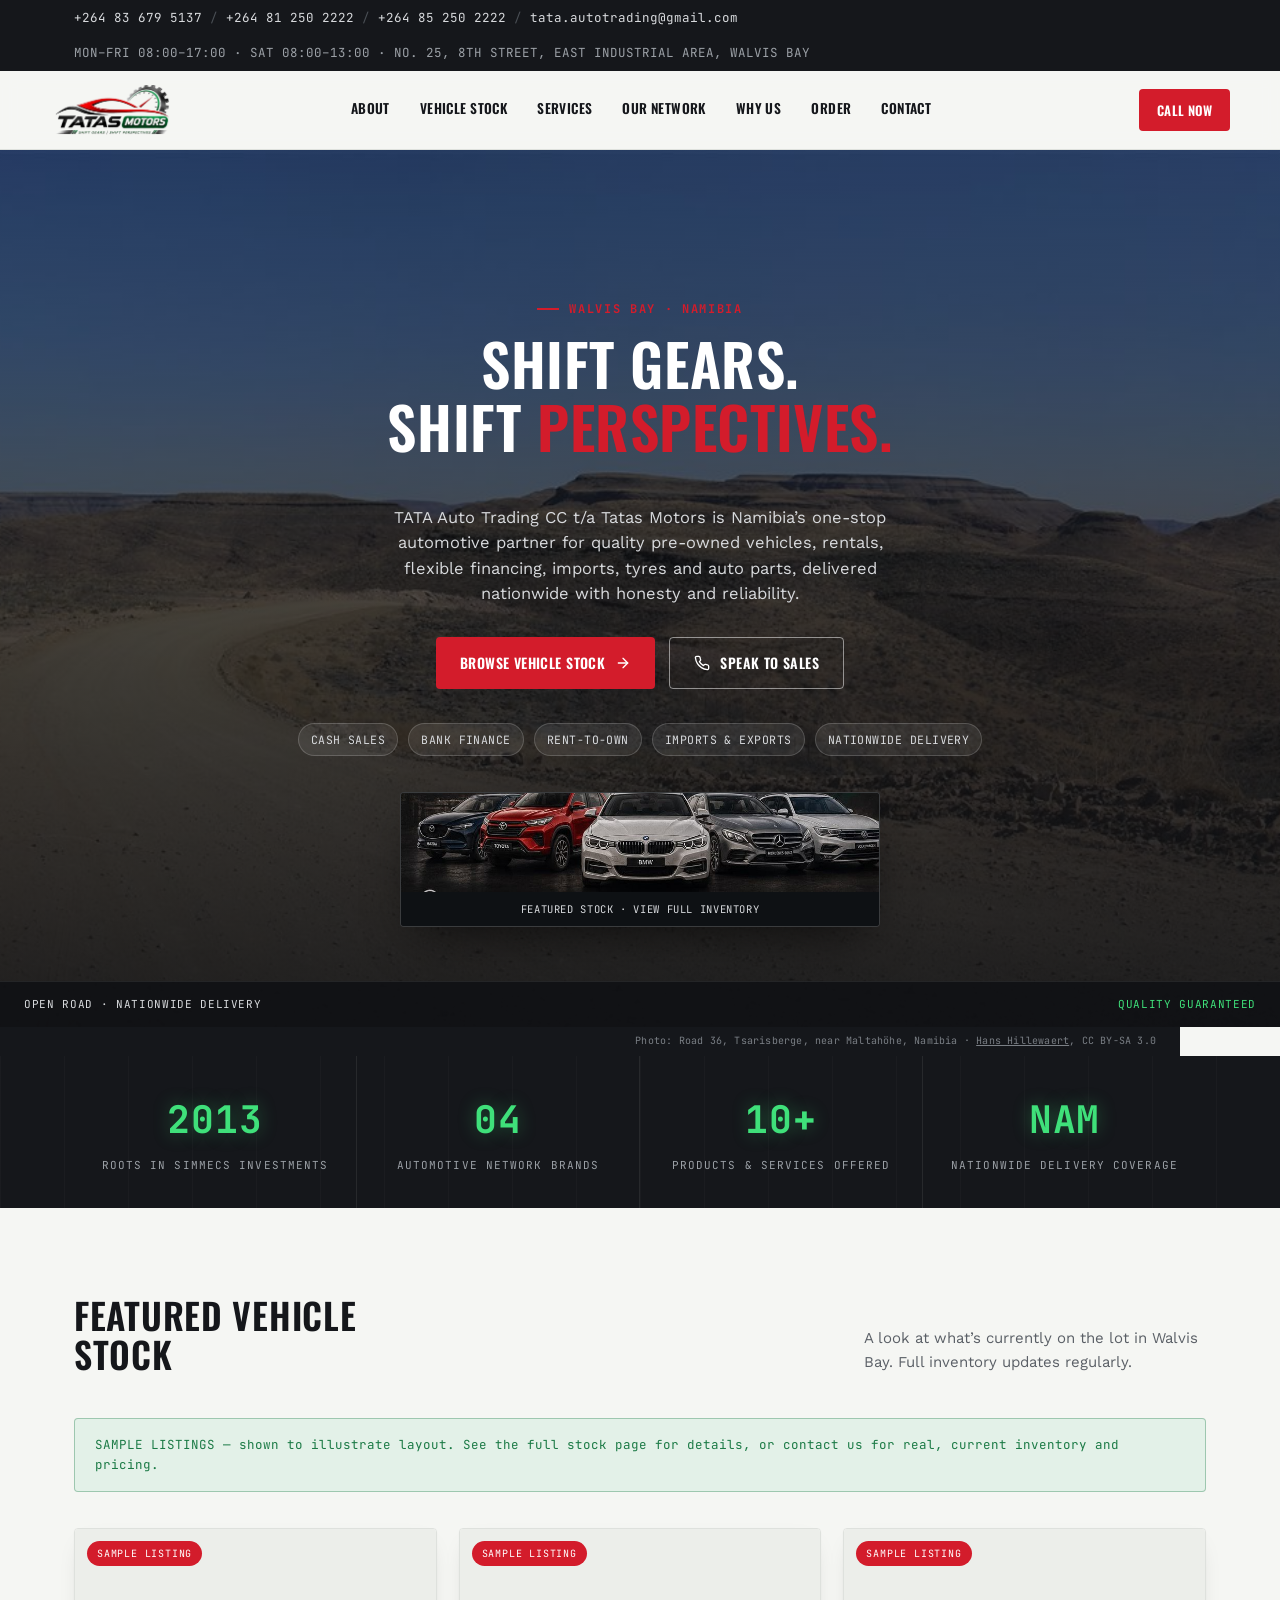
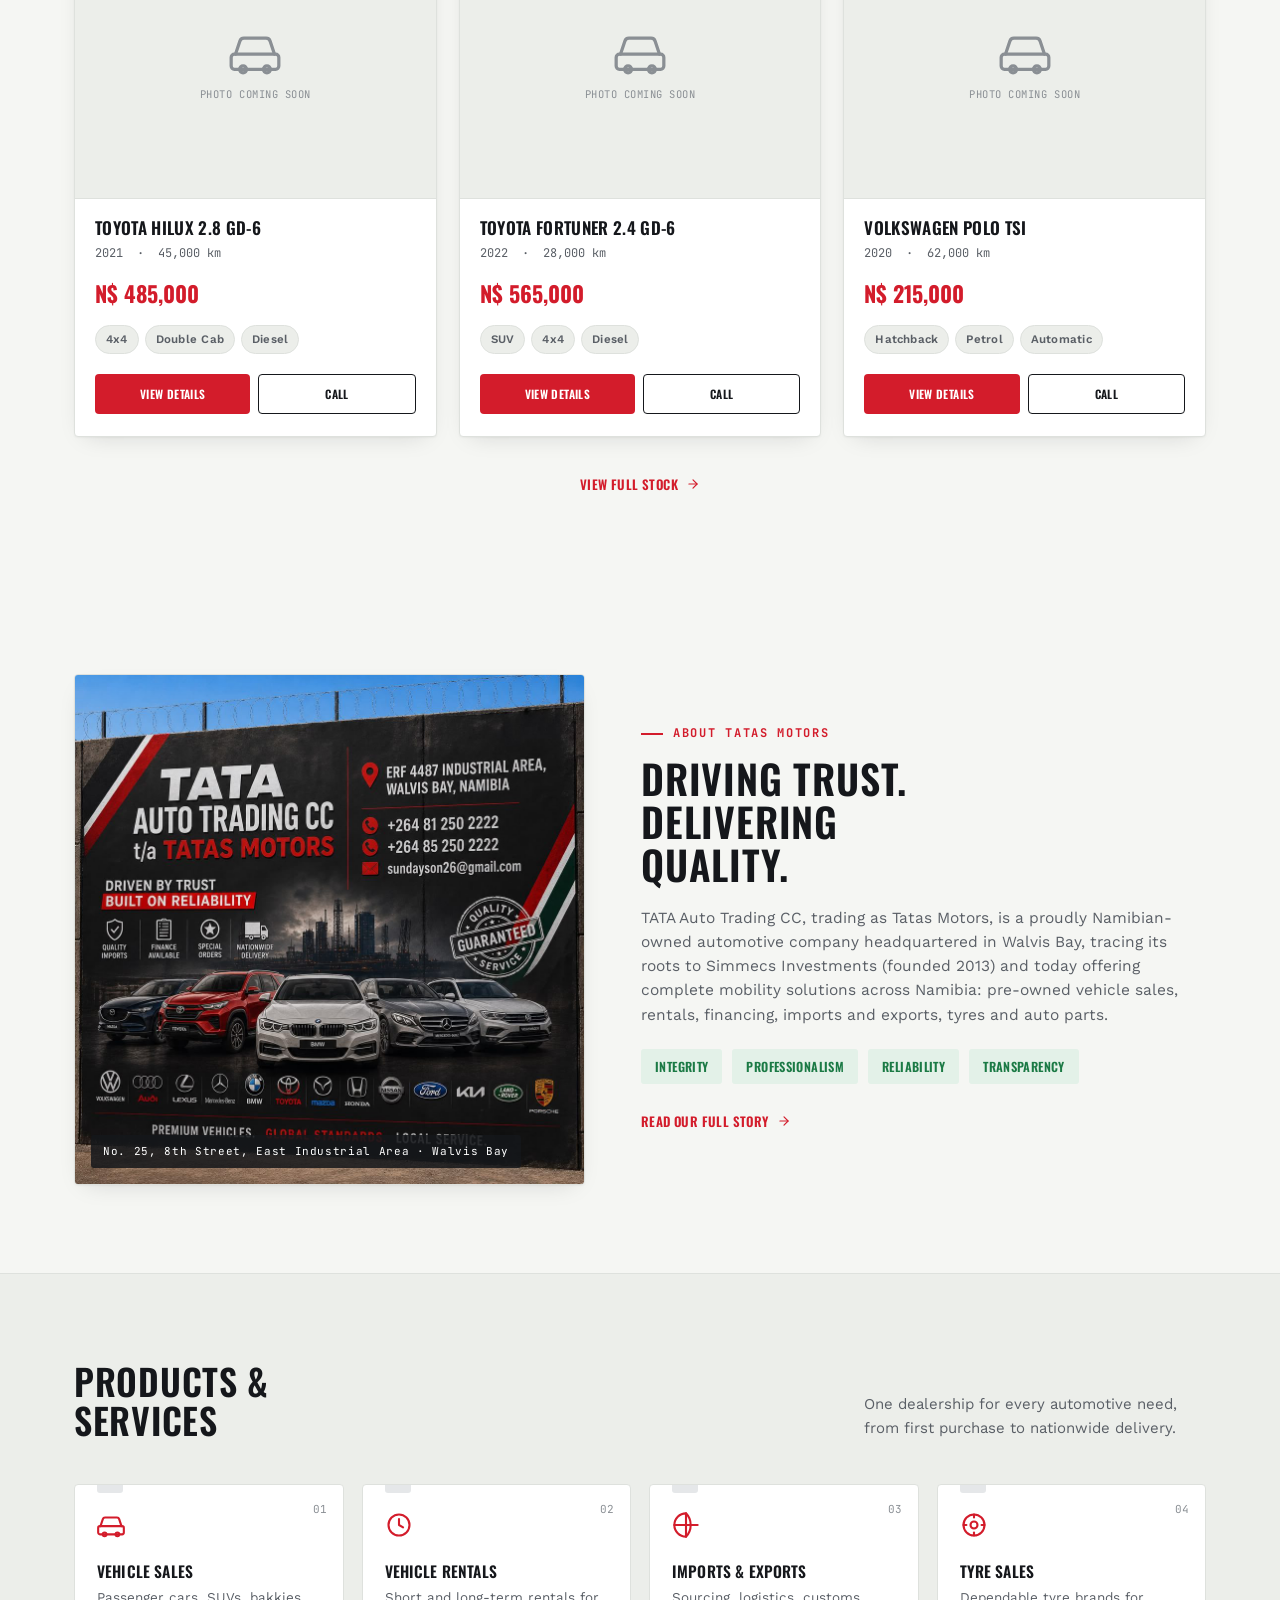
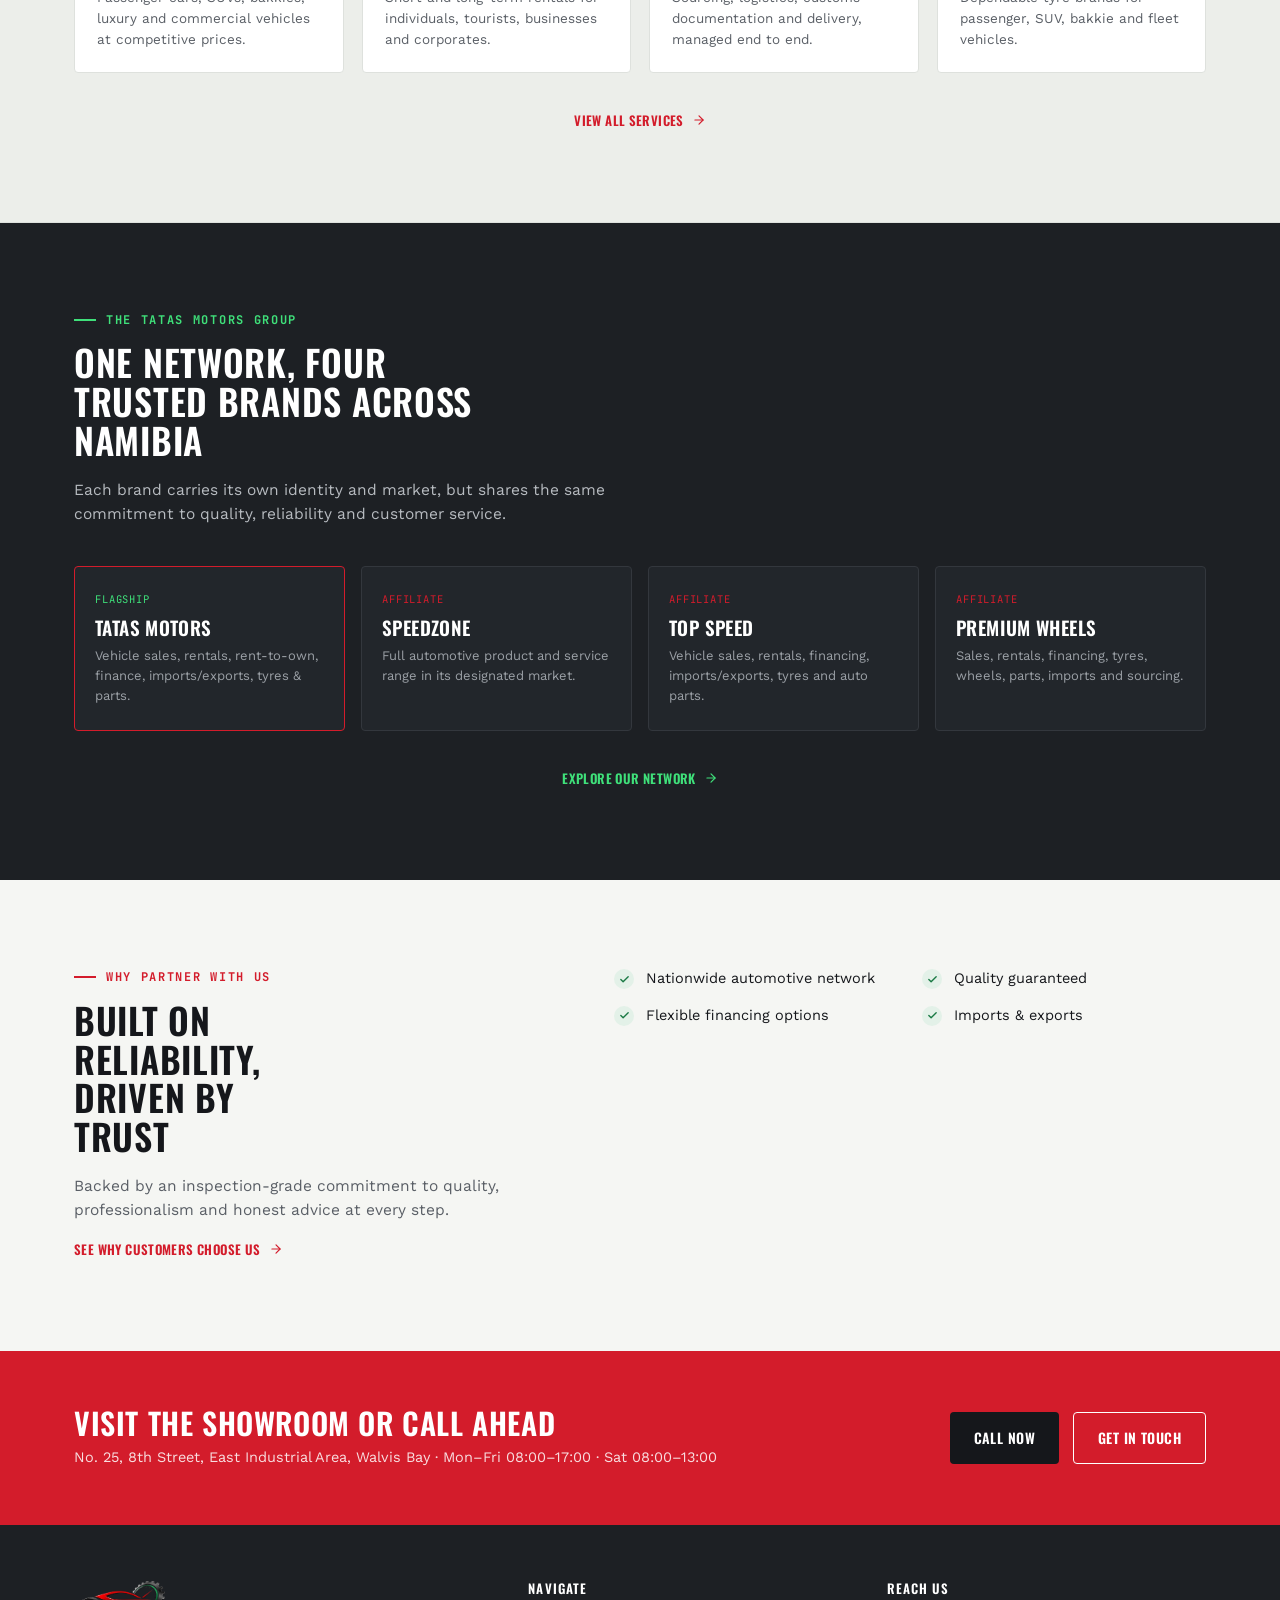
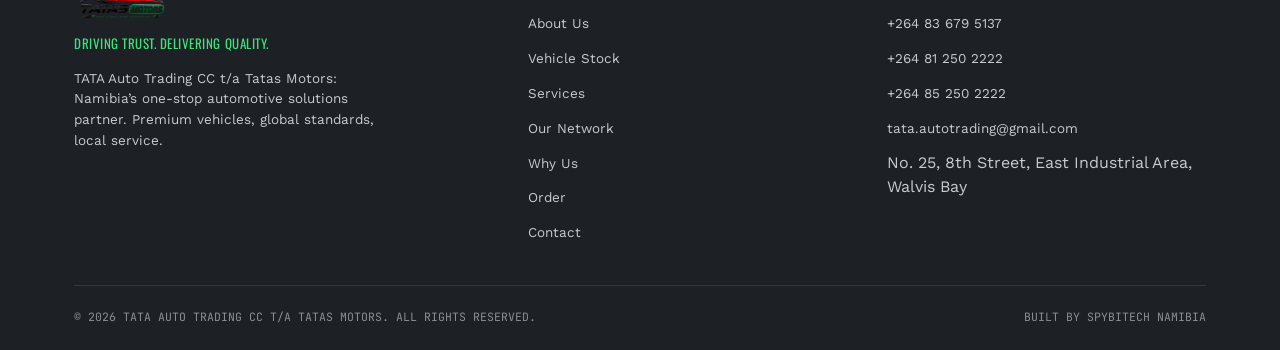
<file: index.html>
﻿<!DOCTYPE html>
<html lang="en">
<head>
<meta charset="UTF-8">
<meta name="viewport" content="width=device-width, initial-scale=1.0">
<title>Tatas Motors | Namibia's One-Stop Automotive Solutions Partner</title>
<meta name="description" content="TATA Auto Trading CC t/a Tatas Motors: quality pre-owned vehicles, rentals, rent-to-own, bank finance, imports and exports, tyres and auto parts in Walvis Bay, Namibia.">
<link rel="preconnect" href="https://fonts.googleapis.com">
<link rel="preconnect" href="https://fonts.gstatic.com" crossorigin>
<link href="https://fonts.googleapis.com/css2?family=Oswald:wght@400;500;600;700&family=Work+Sans:wght@400;500;600;700&family=JetBrains+Mono:wght@500;700&display=swap" rel="stylesheet">
<link rel="stylesheet" href="assets/style.css">
</head>
<body>

<div class="topstrip">
  <div class="wrap">
    <div class="tline">
      <a href="tel:+264836795137">+264 83 679 5137</a>
      <span class="sep">/</span>
      <a href="tel:+264812502222">+264 81 250 2222</a>
      <span class="sep">/</span>
      <a href="tel:+264852502222">+264 85 250 2222</a>
      <span class="sep">/</span>
      <a href="mailto:tata.autotrading@gmail.com">tata.autotrading@gmail.com</a>
    </div>
    <div class="hours">MON&ndash;FRI 08:00&ndash;17:00 · SAT 08:00&ndash;13:00 · NO. 25, 8TH STREET, EAST INDUSTRIAL AREA, WALVIS BAY</div>
  </div>
</div>

<header>
  <div class="wrap nav">
    <a href="index.html" class="brand">
      <img src="assets/img/tata-logo.png" alt="Tatas Motors logo">
    </a>
    <ul class="navlinks" id="navlinks">
      <li><a href="about.html">About</a></li>
      <li><a href="stock.html">Vehicle Stock</a></li>
      <li><a href="services.html">Services</a></li>
      <li><a href="network.html">Our Network</a></li>
      <li><a href="why-us.html">Why Us</a></li>
      <li><a href="order.html">Order</a></li>
      <li><a href="contact.html">Contact</a></li>
      <li><a href="tel:+264836795137" class="btn btn-primary navcta-mobile">Call Now</a></li>
    </ul>
    <a href="tel:+264836795137" class="navcta">Call Now</a>
    <button class="navtoggle" id="navtoggle" aria-label="Toggle menu" aria-expanded="false">
      <svg id="iconMenu" viewBox="0 0 24 24" fill="none" stroke="currentColor" stroke-width="2" stroke-linecap="round"><line x1="4" y1="7" x2="20" y2="7"/><line x1="4" y1="12" x2="20" y2="12"/><line x1="4" y1="17" x2="20" y2="17"/></svg>
      <svg id="iconClose" viewBox="0 0 24 24" fill="none" stroke="currentColor" stroke-width="2" stroke-linecap="round" style="display:none;"><line x1="6" y1="6" x2="18" y2="18"/><line x1="18" y1="6" x2="6" y2="18"/></svg>
    </button>
  </div>
</header>

<main id="top">

  <!-- ===== HERO ===== -->
  <section class="hero" style="--hero-bg-img:url(img/hero-road.jpg);">
    <div class="wrap">
      <div class="hero-inner">
        <div class="eyebrow reveal">Walvis Bay · Namibia</div>
        <h1 class="reveal">Shift Gears.<br>Shift <span>Perspectives.</span></h1>
        <p class="lead reveal">TATA Auto Trading CC t/a Tatas Motors is Namibia&rsquo;s one-stop automotive partner for quality pre-owned vehicles, rentals, flexible financing, imports, tyres and auto parts, delivered nationwide with honesty and reliability.</p>
        <div class="hero-ctas reveal">
          <a href="stock.html" class="btn btn-primary">
            Browse Vehicle Stock
            <svg viewBox="0 0 24 24" fill="none" stroke="currentColor" stroke-width="2" stroke-linecap="round" stroke-linejoin="round"><line x1="5" y1="12" x2="19" y2="12"/><polyline points="12 5 19 12 12 19"/></svg>
          </a>
          <a href="tel:+264836795137" class="btn btn-outline">
            <svg viewBox="0 0 24 24" fill="none" stroke="currentColor" stroke-width="2" stroke-linecap="round" stroke-linejoin="round"><path d="M22 16.92v3a2 2 0 0 1-2.18 2 19.79 19.79 0 0 1-8.63-3.07 19.5 19.5 0 0 1-6-6 19.79 19.79 0 0 1-3.07-8.67A2 2 0 0 1 4.11 2h3a2 2 0 0 1 2 1.72c.127.96.361 1.903.7 2.81a2 2 0 0 1-.45 2.11L8.09 9.91a16 16 0 0 0 6 6l1.27-1.27a2 2 0 0 1 2.11-.45c.907.339 1.85.573 2.81.7A2 2 0 0 1 22 16.92z"/></svg>
            Speak to Sales
          </a>
        </div>
        <div class="hero-tags reveal">
          <span class="hero-tag">CASH SALES</span>
          <span class="hero-tag">BANK FINANCE</span>
          <span class="hero-tag">RENT-TO-OWN</span>
          <span class="hero-tag">IMPORTS &amp; EXPORTS</span>
          <span class="hero-tag">NATIONWIDE DELIVERY</span>
        </div>
        <a class="hero-fleet reveal" href="stock.html">
          <img src="assets/img/hero-banner.jpg" alt="Lineup of vehicle brands available through Tatas Motors">
          <div class="cap">FEATURED STOCK · VIEW FULL INVENTORY</div>
        </a>
      </div>
    </div>
    <div class="hero-caption">
      <span>OPEN ROAD · NATIONWIDE DELIVERY</span>
      <span>QUALITY GUARANTEED</span>
    </div>
  </section>
  <div class="wrap photo-credit hero-photo-credit">Photo: Road 36, Tsarisberge, near Maltah&ouml;he, Namibia &middot; <a href="https://commons.wikimedia.org/wiki/File:Road_36_next_to_Maltah%C3%B6he,_Namibia.jpg" target="_blank" rel="noopener">Hans Hillewaert</a>, CC BY-SA 3.0</div>

  <!-- ===== DASHBOARD CLUSTER STATS ===== -->
  <section class="cluster" style="padding:0;">
    <div class="wrap">
      <div class="gauge-cell reveal">
        <div class="gauge-num">2013</div>
        <div class="gauge-label">Roots in Simmecs Investments</div>
      </div>
      <div class="gauge-cell reveal">
        <div class="gauge-num">04</div>
        <div class="gauge-label">Automotive network brands</div>
      </div>
      <div class="gauge-cell reveal">
        <div class="gauge-num">10+</div>
        <div class="gauge-label">Products &amp; services offered</div>
      </div>
      <div class="gauge-cell reveal">
        <div class="gauge-num">NAM</div>
        <div class="gauge-label">Nationwide delivery coverage</div>
      </div>
    </div>
  </section>

  <!-- ===== FEATURED STOCK ===== -->
  <section class="services" id="stock">
    <div class="wrap">
      <div class="svc-head reveal">
        <h2>Featured vehicle stock</h2>
        <p>A look at what&rsquo;s currently on the lot in Walvis Bay. Full inventory updates regularly.</p>
      </div>

      <div class="stock-notice reveal">
        SAMPLE LISTINGS &mdash; shown to illustrate layout. See the full stock page for details, or contact us for real, current inventory and pricing.
      </div>

      <div class="stock-grid">

        <div class="stock-card reveal">
          <span class="stock-badge">Sample listing</span>
          <div class="stock-photo">
            <svg viewBox="0 0 24 24" fill="none" stroke="currentColor" stroke-width="1.5" stroke-linecap="round" stroke-linejoin="round"><path d="M3 13l2-6a2 2 0 0 1 2-1.4h10a2 2 0 0 1 2 1.4l2 6"/><rect x="1" y="13" width="22" height="7" rx="1.5"/><circle cx="6.5" cy="20" r="1.6"/><circle cx="17.5" cy="20" r="1.6"/></svg>
            <span>Photo coming soon</span>
          </div>
          <div class="stock-body">
            <h3>Toyota Hilux 2.8 GD-6</h3>
            <div class="stock-meta">
              <span>2021</span>
              <span>&middot;</span>
              <span>45,000 km</span>
            </div>
            <div class="stock-price">N$ 485,000</div>
            <div class="stock-specs">
              <span>4x4</span>
              <span>Double Cab</span>
              <span>Diesel</span>
            </div>
            <div class="stock-actions">
              <a class="btn btn-primary" href="stock.html">View Details</a>
              <a class="btn btn-outline" href="tel:+264836795137">Call</a>
            </div>
          </div>
        </div>

        <div class="stock-card reveal">
          <span class="stock-badge">Sample listing</span>
          <div class="stock-photo">
            <svg viewBox="0 0 24 24" fill="none" stroke="currentColor" stroke-width="1.5" stroke-linecap="round" stroke-linejoin="round"><path d="M3 13l2-6a2 2 0 0 1 2-1.4h10a2 2 0 0 1 2 1.4l2 6"/><rect x="1" y="13" width="22" height="7" rx="1.5"/><circle cx="6.5" cy="20" r="1.6"/><circle cx="17.5" cy="20" r="1.6"/></svg>
            <span>Photo coming soon</span>
          </div>
          <div class="stock-body">
            <h3>Toyota Fortuner 2.4 GD-6</h3>
            <div class="stock-meta">
              <span>2022</span>
              <span>&middot;</span>
              <span>28,000 km</span>
            </div>
            <div class="stock-price">N$ 565,000</div>
            <div class="stock-specs">
              <span>SUV</span>
              <span>4x4</span>
              <span>Diesel</span>
            </div>
            <div class="stock-actions">
              <a class="btn btn-primary" href="stock.html">View Details</a>
              <a class="btn btn-outline" href="tel:+264836795137">Call</a>
            </div>
          </div>
        </div>

        <div class="stock-card reveal">
          <span class="stock-badge">Sample listing</span>
          <div class="stock-photo">
            <svg viewBox="0 0 24 24" fill="none" stroke="currentColor" stroke-width="1.5" stroke-linecap="round" stroke-linejoin="round"><path d="M3 13l2-6a2 2 0 0 1 2-1.4h10a2 2 0 0 1 2 1.4l2 6"/><rect x="1" y="13" width="22" height="7" rx="1.5"/><circle cx="6.5" cy="20" r="1.6"/><circle cx="17.5" cy="20" r="1.6"/></svg>
            <span>Photo coming soon</span>
          </div>
          <div class="stock-body">
            <h3>Volkswagen Polo TSI</h3>
            <div class="stock-meta">
              <span>2020</span>
              <span>&middot;</span>
              <span>62,000 km</span>
            </div>
            <div class="stock-price">N$ 215,000</div>
            <div class="stock-specs">
              <span>Hatchback</span>
              <span>Petrol</span>
              <span>Automatic</span>
            </div>
            <div class="stock-actions">
              <a class="btn btn-primary" href="stock.html">View Details</a>
              <a class="btn btn-outline" href="tel:+264836795137">Call</a>
            </div>
          </div>
        </div>

      </div>

      <div class="section-foot">
        <a href="stock.html" class="more-link">
          View full stock
          <svg viewBox="0 0 24 24" fill="none" stroke="currentColor" stroke-width="2" stroke-linecap="round" stroke-linejoin="round"><line x1="5" y1="12" x2="19" y2="12"/><polyline points="12 5 19 12 12 19"/></svg>
        </a>
      </div>
    </div>
  </section>

  <!-- ===== ABOUT TEASER ===== -->
  <section class="about" id="about">
    <div class="wrap about-grid">
      <div class="about-photo reveal">
        <img src="assets/img/about-billboard.jpg" alt="Tatas Motors showroom signage in the Walvis Bay industrial area">
        <span class="tag">No. 25, 8th Street, East Industrial Area · Walvis Bay</span>
      </div>
      <div class="reveal">
        <div class="eyebrow">About Tatas Motors</div>
        <h2>Driving Trust.<br>Delivering Quality.</h2>
        <p>TATA Auto Trading CC, trading as Tatas Motors, is a proudly Namibian-owned automotive company headquartered in Walvis Bay, tracing its roots to Simmecs Investments (founded 2013) and today offering complete mobility solutions across Namibia: pre-owned vehicle sales, rentals, financing, imports and exports, tyres and auto parts.</p>
        <div class="about-values">
          <span class="value-chip">Integrity</span>
          <span class="value-chip">Professionalism</span>
          <span class="value-chip">Reliability</span>
          <span class="value-chip">Transparency</span>
        </div>
        <div class="section-foot" style="margin-top:26px; text-align:left;">
          <a href="about.html" class="more-link">
            Read our full story
            <svg viewBox="0 0 24 24" fill="none" stroke="currentColor" stroke-width="2" stroke-linecap="round" stroke-linejoin="round"><line x1="5" y1="12" x2="19" y2="12"/><polyline points="12 5 19 12 12 19"/></svg>
          </a>
        </div>
      </div>
    </div>
  </section>

  <!-- ===== SERVICES TEASER ===== -->
  <section class="services" id="services" style="background:var(--bg-alt); border-top:1px solid var(--border); border-bottom:1px solid var(--border);">
    <div class="wrap">
      <div class="svc-head reveal">
        <h2>Products &amp; services</h2>
        <p>One dealership for every automotive need, from first purchase to nationwide delivery.</p>
      </div>
      <div class="svc-grid">

        <div class="svc-card reveal"><span class="num">01</span>
          <svg class="icon" viewBox="0 0 24 24" fill="none" stroke="currentColor" stroke-width="1.8" stroke-linecap="round" stroke-linejoin="round"><path d="M3 13l2-6a2 2 0 0 1 2-1.4h10a2 2 0 0 1 2 1.4l2 6"/><rect x="1" y="13" width="22" height="7" rx="1.5"/><circle cx="6.5" cy="20" r="1.6"/><circle cx="17.5" cy="20" r="1.6"/></svg>
          <h3>Vehicle Sales</h3>
          <p>Passenger cars, SUVs, bakkies, luxury and commercial vehicles at competitive prices.</p>
        </div>

        <div class="svc-card reveal"><span class="num">02</span>
          <svg class="icon" viewBox="0 0 24 24" fill="none" stroke="currentColor" stroke-width="1.8" stroke-linecap="round" stroke-linejoin="round"><circle cx="12" cy="12" r="9"/><polyline points="12 7 12 12 15.5 14"/></svg>
          <h3>Vehicle Rentals</h3>
          <p>Short and long-term rentals for individuals, tourists, businesses and corporates.</p>
        </div>

        <div class="svc-card reveal"><span class="num">03</span>
          <svg class="icon" viewBox="0 0 24 24" fill="none" stroke="currentColor" stroke-width="1.8" stroke-linecap="round" stroke-linejoin="round"><path d="M2 12h20"/><path d="M12 2v20"/><path d="M2 12a10 10 0 0 1 10-10c2.5 2.5 4 6 4 10s-1.5 7.5-4 10A10 10 0 0 1 2 12z"/></svg>
          <h3>Imports &amp; Exports</h3>
          <p>Sourcing, logistics, customs documentation and delivery, managed end to end.</p>
        </div>

        <div class="svc-card reveal"><span class="num">04</span>
          <svg class="icon" viewBox="0 0 24 24" fill="none" stroke="currentColor" stroke-width="1.8" stroke-linecap="round" stroke-linejoin="round"><circle cx="12" cy="12" r="9"/><circle cx="12" cy="12" r="3"/><line x1="12" y1="3" x2="12" y2="5.5"/><line x1="12" y1="18.5" x2="12" y2="21"/><line x1="3" y1="12" x2="5.5" y2="12"/><line x1="18.5" y1="12" x2="21" y2="12"/></svg>
          <h3>Tyre Sales</h3>
          <p>Dependable tyre brands for passenger, SUV, bakkie and fleet vehicles.</p>
        </div>

      </div>
      <div class="section-foot">
        <a href="services.html" class="more-link">
          View all services
          <svg viewBox="0 0 24 24" fill="none" stroke="currentColor" stroke-width="2" stroke-linecap="round" stroke-linejoin="round"><line x1="5" y1="12" x2="19" y2="12"/><polyline points="12 5 19 12 12 19"/></svg>
        </a>
      </div>
    </div>
  </section>

  <!-- ===== NETWORK TEASER ===== -->
  <section class="network" id="network">
    <div class="wrap">
      <div class="eyebrow reveal">The Tatas Motors Group</div>
      <h2 class="reveal">One network, four trusted brands across Namibia</h2>
      <p class="reveal">Each brand carries its own identity and market, but shares the same commitment to quality, reliability and customer service.</p>
      <div class="fleet">
        <div class="fleet-card flag reveal">
          <span class="badge">Flagship</span>
          <h3>Tatas Motors</h3>
          <p>Vehicle sales, rentals, rent-to-own, finance, imports/exports, tyres &amp; parts.</p>
        </div>
        <div class="fleet-card reveal">
          <span class="badge">Affiliate</span>
          <h3>Speedzone</h3>
          <p>Full automotive product and service range in its designated market.</p>
        </div>
        <div class="fleet-card reveal">
          <span class="badge">Affiliate</span>
          <h3>Top Speed</h3>
          <p>Vehicle sales, rentals, financing, imports/exports, tyres and auto parts.</p>
        </div>
        <div class="fleet-card reveal">
          <span class="badge">Affiliate</span>
          <h3>Premium Wheels</h3>
          <p>Sales, rentals, financing, tyres, wheels, parts, imports and sourcing.</p>
        </div>
      </div>
      <div class="section-foot">
        <a href="network.html" class="more-link" style="color:var(--green-led);">
          Explore our network
          <svg viewBox="0 0 24 24" fill="none" stroke="currentColor" stroke-width="2" stroke-linecap="round" stroke-linejoin="round"><line x1="5" y1="12" x2="19" y2="12"/><polyline points="12 5 19 12 12 19"/></svg>
        </a>
      </div>
    </div>
  </section>

  <!-- ===== WHY US TEASER ===== -->
  <section class="whychoose" id="why">
    <div class="wrap why-grid">
      <div class="reveal">
        <div class="eyebrow">Why partner with us</div>
        <h2>Built on reliability, driven by trust</h2>
        <p>Backed by an inspection-grade commitment to quality, professionalism and honest advice at every step.</p>
        <div class="section-foot" style="text-align:left; margin-top:8px;">
          <a href="why-us.html" class="more-link">
            See why customers choose us
            <svg viewBox="0 0 24 24" fill="none" stroke="currentColor" stroke-width="2" stroke-linecap="round" stroke-linejoin="round"><line x1="5" y1="12" x2="19" y2="12"/><polyline points="12 5 19 12 12 19"/></svg>
          </a>
        </div>
      </div>
      <ul class="checklist reveal">
        <li><span class="check"><svg viewBox="0 0 24 24" fill="none" stroke="currentColor" stroke-width="3" stroke-linecap="round" stroke-linejoin="round"><polyline points="20 6 9 17 4 12"/></svg></span>Nationwide automotive network</li>
        <li><span class="check"><svg viewBox="0 0 24 24" fill="none" stroke="currentColor" stroke-width="3" stroke-linecap="round" stroke-linejoin="round"><polyline points="20 6 9 17 4 12"/></svg></span>Quality guaranteed</li>
        <li><span class="check"><svg viewBox="0 0 24 24" fill="none" stroke="currentColor" stroke-width="3" stroke-linecap="round" stroke-linejoin="round"><polyline points="20 6 9 17 4 12"/></svg></span>Flexible financing options</li>
        <li><span class="check"><svg viewBox="0 0 24 24" fill="none" stroke="currentColor" stroke-width="3" stroke-linecap="round" stroke-linejoin="round"><polyline points="20 6 9 17 4 12"/></svg></span>Imports &amp; exports</li>
      </ul>
    </div>
  </section>

  <!-- ===== CONTACT CTA STRIP ===== -->
  <section class="cta-strip" id="contact" style="padding:56px 0;">
    <div class="wrap">
      <div>
        <h2>Visit the showroom or call ahead</h2>
        <p>No. 25, 8th Street, East Industrial Area, Walvis Bay &middot; Mon&ndash;Fri 08:00&ndash;17:00 &middot; Sat 08:00&ndash;13:00</p>
      </div>
      <div class="cta-actions">
        <a href="tel:+264836795137" class="btn btn-primary">Call Now</a>
        <a href="contact.html" class="btn btn-outline">Get In Touch</a>
      </div>
    </div>
  </section>

</main>

<footer>
  <div class="wrap">
    <div class="foot-top">
      <div>
        <div class="foot-brand">
          <img src="assets/img/tata-logo.png" alt="Tatas Motors logo">
        </div>
        <div class="foot-tagline">Driving Trust. Delivering Quality.</div>
        <p>TATA Auto Trading CC t/a Tatas Motors: Namibia&rsquo;s one-stop automotive solutions partner. Premium vehicles, global standards, local service.</p>
      </div>
      <div>
        <h4>NAVIGATE</h4>
        <ul class="footlinks">
          <li><a href="about.html">About Us</a></li>
          <li><a href="stock.html">Vehicle Stock</a></li>
          <li><a href="services.html">Services</a></li>
          <li><a href="network.html">Our Network</a></li>
          <li><a href="why-us.html">Why Us</a></li>
          <li><a href="order.html">Order</a></li>
          <li><a href="contact.html">Contact</a></li>
        </ul>
      </div>
      <div>
        <h4>REACH US</h4>
        <ul class="footlinks">
          <li><a href="tel:+264836795137">+264 83 679 5137</a></li>
          <li><a href="tel:+264812502222">+264 81 250 2222</a></li>
          <li><a href="tel:+264852502222">+264 85 250 2222</a></li>
          <li><a href="mailto:tata.autotrading@gmail.com">tata.autotrading@gmail.com</a></li>
          <li>No. 25, 8th Street, East Industrial Area, Walvis Bay</li>
        </ul>
      </div>
    </div>
    <div class="foot-bottom">
      <span>&copy; <span id="year"></span> TATA AUTO TRADING CC T/A TATAS MOTORS. ALL RIGHTS RESERVED.</span>
      <span>BUILT BY SPYBITECH NAMIBIA</span>
    </div>
  </div>
</footer>

<script src="assets/script.js" defer></script>

</body>
</html>
</file>
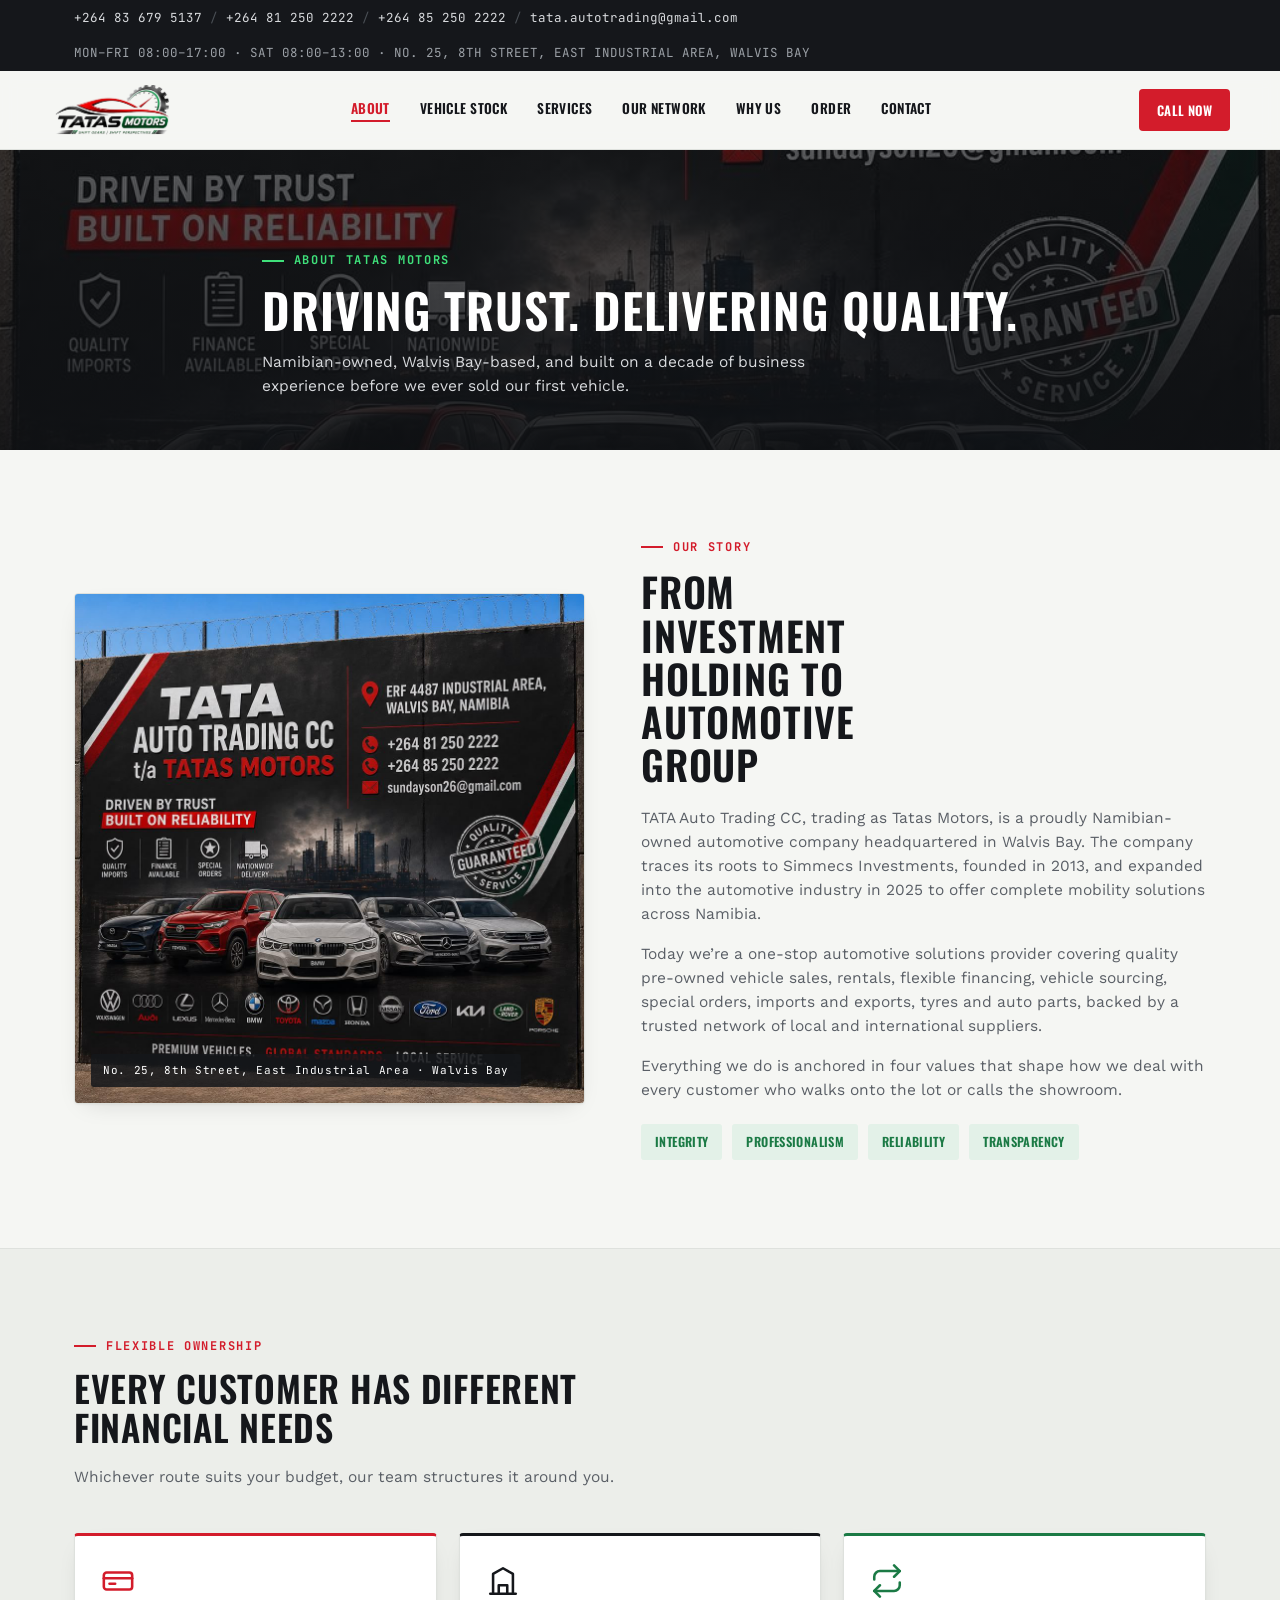
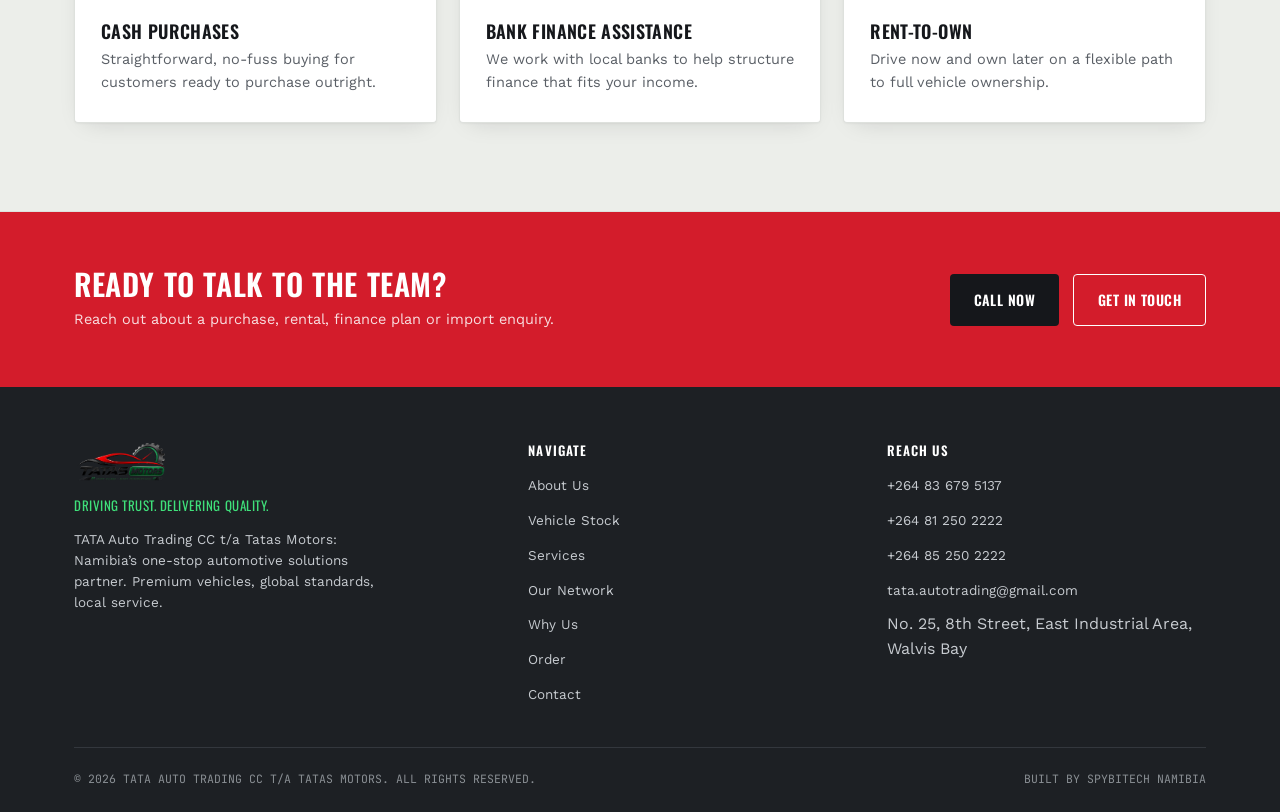
<file: about.html>
﻿<!DOCTYPE html>
<html lang="en">
<head>
<meta charset="UTF-8">
<meta name="viewport" content="width=device-width, initial-scale=1.0">
<title>About Us | Tatas Motors Namibia</title>
<meta name="description" content="Tatas Motors is a Namibian-owned automotive company in Walvis Bay, tracing its roots to Simmecs Investments (2013). Learn our story, values and ownership options.">
<link rel="preconnect" href="https://fonts.googleapis.com">
<link rel="preconnect" href="https://fonts.gstatic.com" crossorigin>
<link href="https://fonts.googleapis.com/css2?family=Oswald:wght@400;500;600;700&family=Work+Sans:wght@400;500;600;700&family=JetBrains+Mono:wght@500;700&display=swap" rel="stylesheet">
<link rel="stylesheet" href="assets/style.css">
</head>
<body>

<div class="topstrip">
  <div class="wrap">
    <div class="tline">
      <a href="tel:+264836795137">+264 83 679 5137</a>
      <span class="sep">/</span>
      <a href="tel:+264812502222">+264 81 250 2222</a>
      <span class="sep">/</span>
      <a href="tel:+264852502222">+264 85 250 2222</a>
      <span class="sep">/</span>
      <a href="mailto:tata.autotrading@gmail.com">tata.autotrading@gmail.com</a>
    </div>
    <div class="hours">MON&ndash;FRI 08:00&ndash;17:00 · SAT 08:00&ndash;13:00 · NO. 25, 8TH STREET, EAST INDUSTRIAL AREA, WALVIS BAY</div>
  </div>
</div>

<header>
  <div class="wrap nav">
    <a href="index.html" class="brand">
      <img src="assets/img/tata-logo.png" alt="Tatas Motors logo">
    </a>
    <ul class="navlinks" id="navlinks">
      <li><a href="about.html" class="active">About</a></li>
      <li><a href="stock.html">Vehicle Stock</a></li>
      <li><a href="services.html">Services</a></li>
      <li><a href="network.html">Our Network</a></li>
      <li><a href="why-us.html">Why Us</a></li>
      <li><a href="order.html">Order</a></li>
      <li><a href="contact.html">Contact</a></li>
      <li><a href="tel:+264836795137" class="btn btn-primary navcta-mobile">Call Now</a></li>
    </ul>
    <a href="tel:+264836795137" class="navcta">Call Now</a>
    <button class="navtoggle" id="navtoggle" aria-label="Toggle menu" aria-expanded="false">
      <svg id="iconMenu" viewBox="0 0 24 24" fill="none" stroke="currentColor" stroke-width="2" stroke-linecap="round"><line x1="4" y1="7" x2="20" y2="7"/><line x1="4" y1="12" x2="20" y2="12"/><line x1="4" y1="17" x2="20" y2="17"/></svg>
      <svg id="iconClose" viewBox="0 0 24 24" fill="none" stroke="currentColor" stroke-width="2" stroke-linecap="round" style="display:none;"><line x1="6" y1="6" x2="18" y2="18"/><line x1="18" y1="6" x2="6" y2="18"/></svg>
    </button>
  </div>
</header>

<main>

  <section class="pagehead" style="--pagehead-bg-img:url(img/about-billboard.jpg);">
    <div class="wrap">
      <div class="eyebrow">About Tatas Motors</div>
      <h1>Driving Trust. Delivering Quality.</h1>
      <p class="lead">Namibian-owned, Walvis Bay-based, and built on a decade of business experience before we ever sold our first vehicle.</p>
    </div>
  </section>

  <!-- ===== OUR STORY ===== -->
  <section class="about">
    <div class="wrap about-grid">
      <div class="about-photo reveal">
        <img src="assets/img/about-billboard.jpg" alt="Tatas Motors showroom signage in the Walvis Bay industrial area">
        <span class="tag">No. 25, 8th Street, East Industrial Area · Walvis Bay</span>
      </div>
      <div class="reveal">
        <div class="eyebrow">Our story</div>
        <h2>From investment holding to automotive group</h2>
        <p>TATA Auto Trading CC, trading as Tatas Motors, is a proudly Namibian-owned automotive company headquartered in Walvis Bay. The company traces its roots to Simmecs Investments, founded in 2013, and expanded into the automotive industry in 2025 to offer complete mobility solutions across Namibia.</p>
        <p>Today we&rsquo;re a one-stop automotive solutions provider covering quality pre-owned vehicle sales, rentals, flexible financing, vehicle sourcing, special orders, imports and exports, tyres and auto parts, backed by a trusted network of local and international suppliers.</p>
        <p>Everything we do is anchored in four values that shape how we deal with every customer who walks onto the lot or calls the showroom.</p>
        <div class="about-values">
          <span class="value-chip">Integrity</span>
          <span class="value-chip">Professionalism</span>
          <span class="value-chip">Reliability</span>
          <span class="value-chip">Transparency</span>
        </div>
      </div>
    </div>
  </section>

  <!-- ===== OWNERSHIP OPTIONS ===== -->
  <section class="ownership">
    <div class="wrap">
      <div class="own-head reveal">
        <div class="eyebrow">Flexible ownership</div>
        <h2>Every customer has different financial needs</h2>
        <p>Whichever route suits your budget, our team structures it around you.</p>
      </div>
      <div class="own-grid">
        <div class="own-card reveal">
          <svg class="icon" viewBox="0 0 24 24" fill="none" stroke="currentColor" stroke-width="1.8" stroke-linecap="round" stroke-linejoin="round"><rect x="2" y="6" width="20" height="12" rx="2"/><line x1="2" y1="10" x2="22" y2="10"/><line x1="6" y1="14" x2="10" y2="14"/></svg>
          <h3>Cash Purchases</h3>
          <p>Straightforward, no-fuss buying for customers ready to purchase outright.</p>
        </div>
        <div class="own-card reveal">
          <svg class="icon" viewBox="0 0 24 24" fill="none" stroke="currentColor" stroke-width="1.8" stroke-linecap="round" stroke-linejoin="round"><path d="M3 21h18"/><path d="M5 21V7l7-4 7 4v14"/><path d="M9 21v-6h6v6"/></svg>
          <h3>Bank Finance Assistance</h3>
          <p>We work with local banks to help structure finance that fits your income.</p>
        </div>
        <div class="own-card reveal">
          <svg class="icon" viewBox="0 0 24 24" fill="none" stroke="currentColor" stroke-width="1.8" stroke-linecap="round" stroke-linejoin="round"><path d="M17 1l4 4-4 4"/><path d="M3 11V9a4 4 0 0 1 4-4h14"/><path d="M7 23l-4-4 4-4"/><path d="M21 13v2a4 4 0 0 1-4 4H3"/></svg>
          <h3>Rent-to-Own</h3>
          <p>Drive now and own later on a flexible path to full vehicle ownership.</p>
        </div>
      </div>
    </div>
  </section>

  <!-- ===== CTA ===== -->
  <section class="cta-strip">
    <div class="wrap">
      <div>
        <h2>Ready to talk to the team?</h2>
        <p>Reach out about a purchase, rental, finance plan or import enquiry.</p>
      </div>
      <div class="cta-actions">
        <a href="tel:+264836795137" class="btn btn-primary">Call Now</a>
        <a href="contact.html" class="btn btn-outline">Get In Touch</a>
      </div>
    </div>
  </section>

</main>

<footer>
  <div class="wrap">
    <div class="foot-top">
      <div>
        <div class="foot-brand">
          <img src="assets/img/tata-logo.png" alt="Tatas Motors logo">
        </div>
        <div class="foot-tagline">Driving Trust. Delivering Quality.</div>
        <p>TATA Auto Trading CC t/a Tatas Motors: Namibia&rsquo;s one-stop automotive solutions partner. Premium vehicles, global standards, local service.</p>
      </div>
      <div>
        <h4>NAVIGATE</h4>
        <ul class="footlinks">
          <li><a href="about.html">About Us</a></li>
          <li><a href="stock.html">Vehicle Stock</a></li>
          <li><a href="services.html">Services</a></li>
          <li><a href="network.html">Our Network</a></li>
          <li><a href="why-us.html">Why Us</a></li>
          <li><a href="order.html">Order</a></li>
          <li><a href="contact.html">Contact</a></li>
        </ul>
      </div>
      <div>
        <h4>REACH US</h4>
        <ul class="footlinks">
          <li><a href="tel:+264836795137">+264 83 679 5137</a></li>
          <li><a href="tel:+264812502222">+264 81 250 2222</a></li>
          <li><a href="tel:+264852502222">+264 85 250 2222</a></li>
          <li><a href="mailto:tata.autotrading@gmail.com">tata.autotrading@gmail.com</a></li>
          <li>No. 25, 8th Street, East Industrial Area, Walvis Bay</li>
        </ul>
      </div>
    </div>
    <div class="foot-bottom">
      <span>&copy; <span id="year"></span> TATA AUTO TRADING CC T/A TATAS MOTORS. ALL RIGHTS RESERVED.</span>
      <span>BUILT BY SPYBITECH NAMIBIA</span>
    </div>
  </div>
</footer>

<script src="assets/script.js" defer></script>

</body>
</html>
</file>
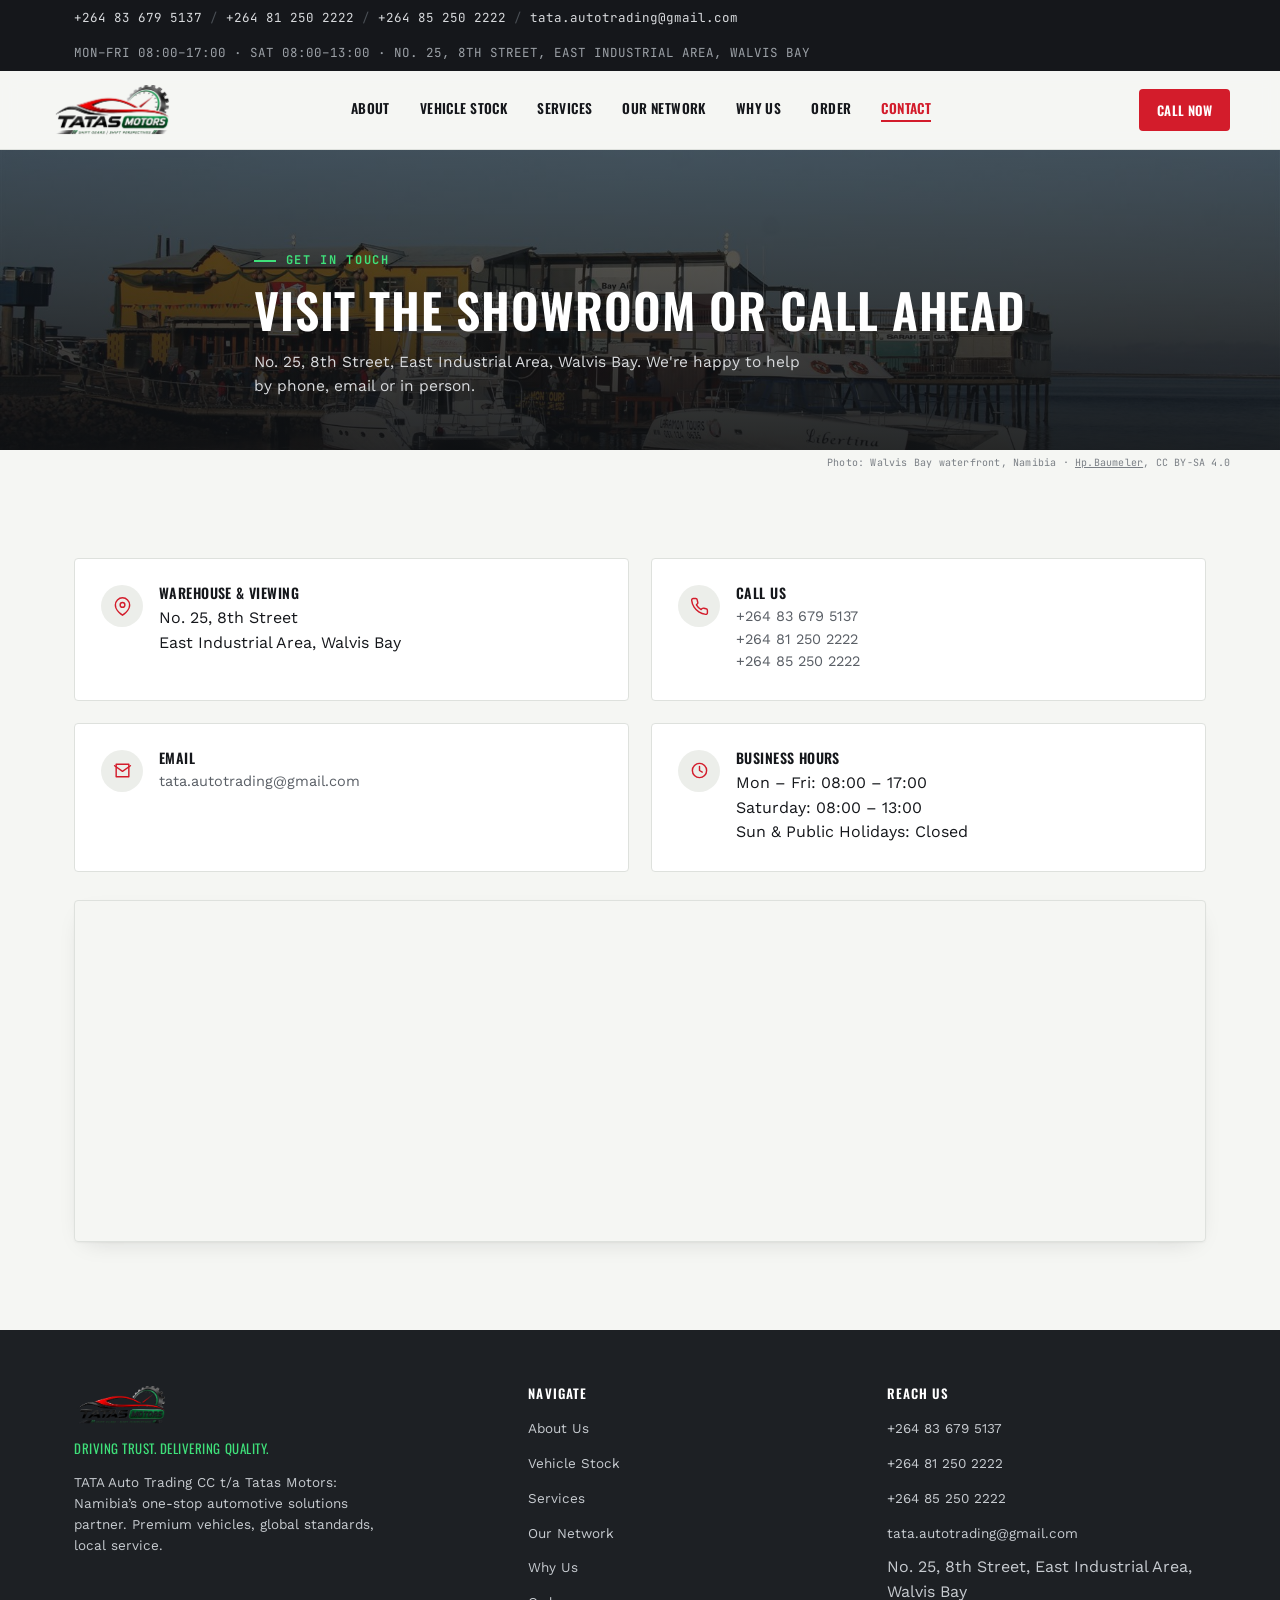
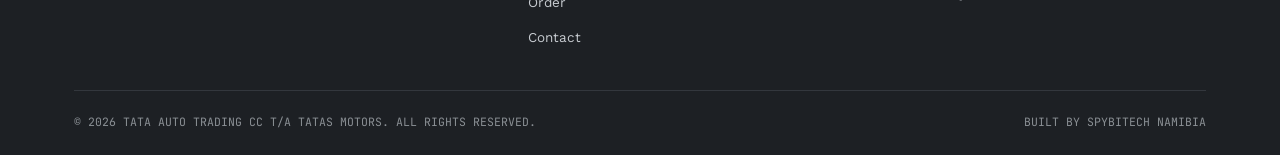
<file: contact.html>
﻿<!DOCTYPE html>
<html lang="en">
<head>
<meta charset="UTF-8">
<meta name="viewport" content="width=device-width, initial-scale=1.0">
<title>Contact Us | Tatas Motors Namibia</title>
<meta name="description" content="Visit Tatas Motors at No. 25, 8th Street, East Industrial Area, Walvis Bay, or call, email and find us on the map. Mon-Fri 08:00-17:00, Sat 08:00-13:00.">
<link rel="preconnect" href="https://fonts.googleapis.com">
<link rel="preconnect" href="https://fonts.gstatic.com" crossorigin>
<link href="https://fonts.googleapis.com/css2?family=Oswald:wght@400;500;600;700&family=Work+Sans:wght@400;500;600;700&family=JetBrains+Mono:wght@500;700&display=swap" rel="stylesheet">
<link rel="stylesheet" href="assets/style.css">
</head>
<body>

<div class="topstrip">
  <div class="wrap">
    <div class="tline">
      <a href="tel:+264836795137">+264 83 679 5137</a>
      <span class="sep">/</span>
      <a href="tel:+264812502222">+264 81 250 2222</a>
      <span class="sep">/</span>
      <a href="tel:+264852502222">+264 85 250 2222</a>
      <span class="sep">/</span>
      <a href="mailto:tata.autotrading@gmail.com">tata.autotrading@gmail.com</a>
    </div>
    <div class="hours">MON&ndash;FRI 08:00&ndash;17:00 · SAT 08:00&ndash;13:00 · NO. 25, 8TH STREET, EAST INDUSTRIAL AREA, WALVIS BAY</div>
  </div>
</div>

<header>
  <div class="wrap nav">
    <a href="index.html" class="brand">
      <img src="assets/img/tata-logo.png" alt="Tatas Motors logo">
    </a>
    <ul class="navlinks" id="navlinks">
      <li><a href="about.html">About</a></li>
      <li><a href="stock.html">Vehicle Stock</a></li>
      <li><a href="services.html">Services</a></li>
      <li><a href="network.html">Our Network</a></li>
      <li><a href="why-us.html">Why Us</a></li>
      <li><a href="order.html">Order</a></li>
      <li><a href="contact.html" class="active">Contact</a></li>
      <li><a href="tel:+264836795137" class="btn btn-primary navcta-mobile">Call Now</a></li>
    </ul>
    <a href="tel:+264836795137" class="navcta">Call Now</a>
    <button class="navtoggle" id="navtoggle" aria-label="Toggle menu" aria-expanded="false">
      <svg id="iconMenu" viewBox="0 0 24 24" fill="none" stroke="currentColor" stroke-width="2" stroke-linecap="round"><line x1="4" y1="7" x2="20" y2="7"/><line x1="4" y1="12" x2="20" y2="12"/><line x1="4" y1="17" x2="20" y2="17"/></svg>
      <svg id="iconClose" viewBox="0 0 24 24" fill="none" stroke="currentColor" stroke-width="2" stroke-linecap="round" style="display:none;"><line x1="6" y1="6" x2="18" y2="18"/><line x1="18" y1="6" x2="6" y2="18"/></svg>
    </button>
  </div>
</header>

<main>

  <section class="pagehead" style="--pagehead-bg-img:url(img/contact-harbour.jpg);">
    <div class="wrap">
      <div class="eyebrow">Get in touch</div>
      <h1>Visit the Showroom or Call Ahead</h1>
      <p class="lead">No. 25, 8th Street, East Industrial Area, Walvis Bay. We're happy to help by phone, email or in person.</p>
    </div>
  </section>
  <div class="wrap photo-credit">Photo: Walvis Bay waterfront, Namibia &middot; <a href="https://commons.wikimedia.org/wiki/File:Walvis_Bay_Harbour_(2018).jpg" target="_blank" rel="noopener">Hp.Baumeler</a>, CC BY-SA 4.0</div>

  <!-- ===== CONTACT ===== -->
  <section class="contact">
    <div class="wrap">
      <div class="contact-grid">

        <div class="contact-card reveal">
          <span class="icon"><svg viewBox="0 0 24 24" fill="none" stroke="currentColor" stroke-width="1.8" stroke-linecap="round" stroke-linejoin="round"><path d="M21 10c0 7-9 13-9 13s-9-6-9-13a9 9 0 0 1 18 0z"/><circle cx="12" cy="10" r="3"/></svg></span>
          <div>
            <h3>Warehouse &amp; Viewing</h3>
            <span class="line">No. 25, 8th Street</span>
            <span class="line">East Industrial Area, Walvis Bay</span>
          </div>
        </div>

        <div class="contact-card reveal">
          <span class="icon"><svg viewBox="0 0 24 24" fill="none" stroke="currentColor" stroke-width="1.8" stroke-linecap="round" stroke-linejoin="round"><path d="M22 16.92v3a2 2 0 0 1-2.18 2 19.79 19.79 0 0 1-8.63-3.07 19.5 19.5 0 0 1-6-6 19.79 19.79 0 0 1-3.07-8.67A2 2 0 0 1 4.11 2h3a2 2 0 0 1 2 1.72c.127.96.361 1.903.7 2.81a2 2 0 0 1-.45 2.11L8.09 9.91a16 16 0 0 0 6 6l1.27-1.27a2 2 0 0 1 2.11-.45c.907.339 1.85.573 2.81.7A2 2 0 0 1 22 16.92z"/></svg></span>
          <div>
            <h3>Call Us</h3>
            <a class="line" href="tel:+264836795137">+264 83 679 5137</a>
            <a class="line" href="tel:+264812502222">+264 81 250 2222</a>
            <a class="line" href="tel:+264852502222">+264 85 250 2222</a>
          </div>
        </div>

        <div class="contact-card reveal">
          <span class="icon"><svg viewBox="0 0 24 24" fill="none" stroke="currentColor" stroke-width="1.8" stroke-linecap="round" stroke-linejoin="round"><path d="M4 4h16v16H4z"/><path d="M22 6l-10 7L2 6"/></svg></span>
          <div>
            <h3>Email</h3>
            <a class="line" href="mailto:tata.autotrading@gmail.com">tata.autotrading@gmail.com</a>
          </div>
        </div>

        <div class="contact-card reveal">
          <span class="icon"><svg viewBox="0 0 24 24" fill="none" stroke="currentColor" stroke-width="1.8" stroke-linecap="round" stroke-linejoin="round"><circle cx="12" cy="12" r="9"/><polyline points="12 7 12 12 15.5 14"/></svg></span>
          <div>
            <h3>Business Hours</h3>
            <span class="line">Mon &ndash; Fri: 08:00 &ndash; 17:00</span>
            <span class="line">Saturday: 08:00 &ndash; 13:00</span>
            <span class="line">Sun &amp; Public Holidays: Closed</span>
          </div>
        </div>

      </div>

      <div class="map-wrap reveal">
        <iframe loading="lazy" referrerpolicy="no-referrer-when-downgrade"
          src="https://www.google.com/maps?q=No.+25+8th+Street+East+Industrial+Area+Walvis+Bay+Namibia&output=embed"
          title="Map to Tatas Motors, Walvis Bay"></iframe>
      </div>
    </div>
  </section>

</main>

<footer>
  <div class="wrap">
    <div class="foot-top">
      <div>
        <div class="foot-brand">
          <img src="assets/img/tata-logo.png" alt="Tatas Motors logo">
        </div>
        <div class="foot-tagline">Driving Trust. Delivering Quality.</div>
        <p>TATA Auto Trading CC t/a Tatas Motors: Namibia&rsquo;s one-stop automotive solutions partner. Premium vehicles, global standards, local service.</p>
      </div>
      <div>
        <h4>NAVIGATE</h4>
        <ul class="footlinks">
          <li><a href="about.html">About Us</a></li>
          <li><a href="stock.html">Vehicle Stock</a></li>
          <li><a href="services.html">Services</a></li>
          <li><a href="network.html">Our Network</a></li>
          <li><a href="why-us.html">Why Us</a></li>
          <li><a href="order.html">Order</a></li>
          <li><a href="contact.html">Contact</a></li>
        </ul>
      </div>
      <div>
        <h4>REACH US</h4>
        <ul class="footlinks">
          <li><a href="tel:+264836795137">+264 83 679 5137</a></li>
          <li><a href="tel:+264812502222">+264 81 250 2222</a></li>
          <li><a href="tel:+264852502222">+264 85 250 2222</a></li>
          <li><a href="mailto:tata.autotrading@gmail.com">tata.autotrading@gmail.com</a></li>
          <li>No. 25, 8th Street, East Industrial Area, Walvis Bay</li>
        </ul>
      </div>
    </div>
    <div class="foot-bottom">
      <span>&copy; <span id="year"></span> TATA AUTO TRADING CC T/A TATAS MOTORS. ALL RIGHTS RESERVED.</span>
      <span>BUILT BY SPYBITECH NAMIBIA</span>
    </div>
  </div>
</footer>

<script src="assets/script.js" defer></script>

</body>
</html>
</file>
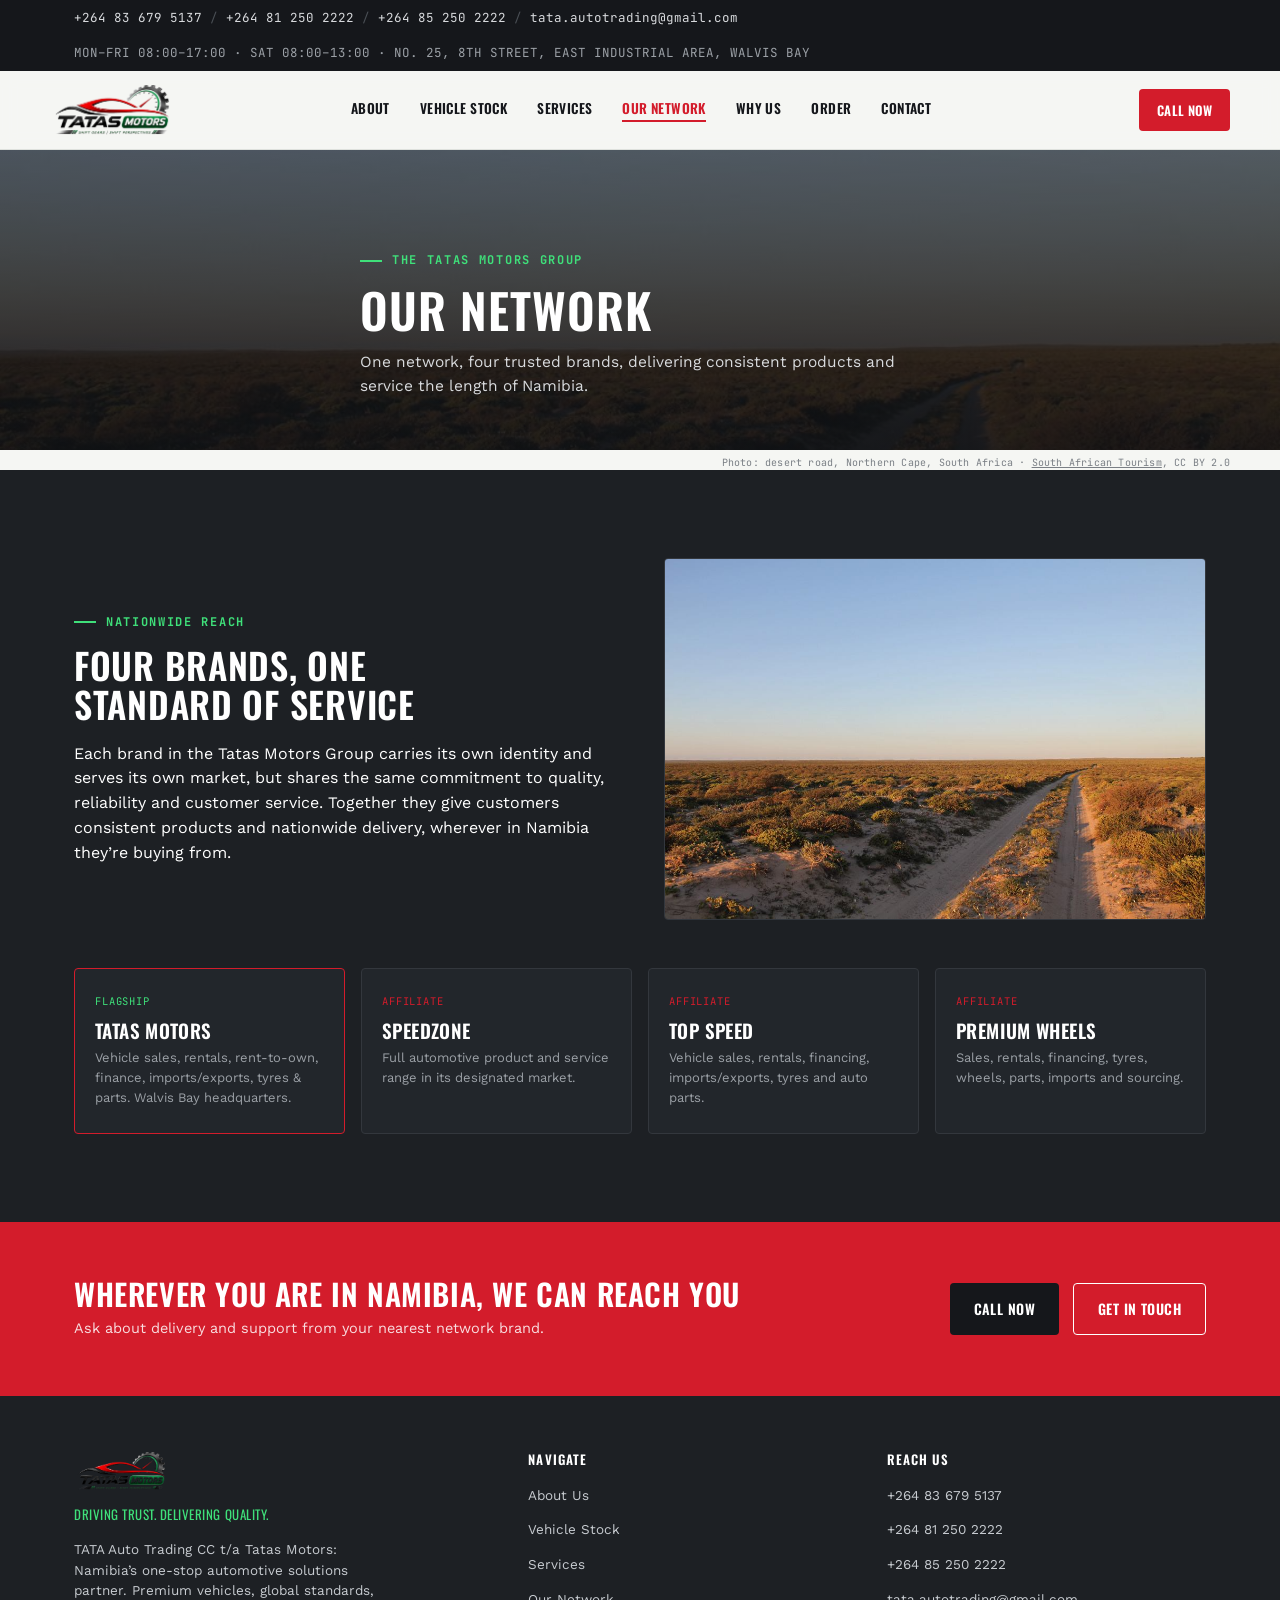
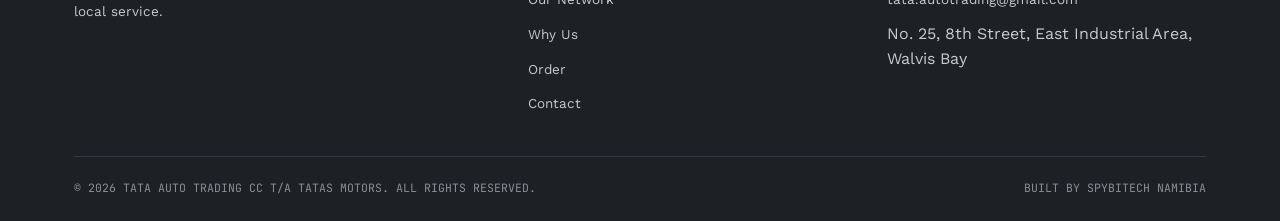
<file: network.html>
﻿<!DOCTYPE html>
<html lang="en">
<head>
<meta charset="UTF-8">
<meta name="viewport" content="width=device-width, initial-scale=1.0">
<title>Our Network | Tatas Motors Namibia</title>
<meta name="description" content="The Tatas Motors Group: Tatas Motors, Speedzone, Top Speed and Premium Wheels, one automotive network delivering nationwide across Namibia.">
<link rel="preconnect" href="https://fonts.googleapis.com">
<link rel="preconnect" href="https://fonts.gstatic.com" crossorigin>
<link href="https://fonts.googleapis.com/css2?family=Oswald:wght@400;500;600;700&family=Work+Sans:wght@400;500;600;700&family=JetBrains+Mono:wght@500;700&display=swap" rel="stylesheet">
<link rel="stylesheet" href="assets/style.css">
</head>
<body>

<div class="topstrip">
  <div class="wrap">
    <div class="tline">
      <a href="tel:+264836795137">+264 83 679 5137</a>
      <span class="sep">/</span>
      <a href="tel:+264812502222">+264 81 250 2222</a>
      <span class="sep">/</span>
      <a href="tel:+264852502222">+264 85 250 2222</a>
      <span class="sep">/</span>
      <a href="mailto:tata.autotrading@gmail.com">tata.autotrading@gmail.com</a>
    </div>
    <div class="hours">MON&ndash;FRI 08:00&ndash;17:00 · SAT 08:00&ndash;13:00 · NO. 25, 8TH STREET, EAST INDUSTRIAL AREA, WALVIS BAY</div>
  </div>
</div>

<header>
  <div class="wrap nav">
    <a href="index.html" class="brand">
      <img src="assets/img/tata-logo.png" alt="Tatas Motors logo">
    </a>
    <ul class="navlinks" id="navlinks">
      <li><a href="about.html">About</a></li>
      <li><a href="stock.html">Vehicle Stock</a></li>
      <li><a href="services.html">Services</a></li>
      <li><a href="network.html" class="active">Our Network</a></li>
      <li><a href="why-us.html">Why Us</a></li>
      <li><a href="order.html">Order</a></li>
      <li><a href="contact.html">Contact</a></li>
      <li><a href="tel:+264836795137" class="btn btn-primary navcta-mobile">Call Now</a></li>
    </ul>
    <a href="tel:+264836795137" class="navcta">Call Now</a>
    <button class="navtoggle" id="navtoggle" aria-label="Toggle menu" aria-expanded="false">
      <svg id="iconMenu" viewBox="0 0 24 24" fill="none" stroke="currentColor" stroke-width="2" stroke-linecap="round"><line x1="4" y1="7" x2="20" y2="7"/><line x1="4" y1="12" x2="20" y2="12"/><line x1="4" y1="17" x2="20" y2="17"/></svg>
      <svg id="iconClose" viewBox="0 0 24 24" fill="none" stroke="currentColor" stroke-width="2" stroke-linecap="round" style="display:none;"><line x1="6" y1="6" x2="18" y2="18"/><line x1="18" y1="6" x2="6" y2="18"/></svg>
    </button>
  </div>
</header>

<main>

  <section class="pagehead" style="--pagehead-bg-img:url(img/network-road.jpg);">
    <div class="wrap">
      <div class="eyebrow">The Tatas Motors Group</div>
      <h1>Our Network</h1>
      <p class="lead">One network, four trusted brands, delivering consistent products and service the length of Namibia.</p>
    </div>
  </section>
  <div class="wrap photo-credit">Photo: desert road, Northern Cape, South Africa &middot; <a href="https://commons.wikimedia.org/wiki/File:Namaqualand_Desert_Road.jpg" target="_blank" rel="noopener">South African Tourism</a>, CC BY 2.0</div>

  <!-- ===== NETWORK ===== -->
  <section class="network">
    <div class="wrap network-grid">
      <div>
        <div class="eyebrow reveal">Nationwide reach</div>
        <h2 class="reveal">Four brands, one standard of service</h2>
        <p class="reveal" style="margin-bottom:0;">Each brand in the Tatas Motors Group carries its own identity and serves its own market, but shares the same commitment to quality, reliability and customer service. Together they give customers consistent products and nationwide delivery, wherever in Namibia they&rsquo;re buying from.</p>
      </div>
      <div class="network-photo reveal">
        <img src="assets/img/network-road.jpg" alt="Open desert road in Southern Africa, representing nationwide delivery routes">
      </div>
    </div>
    <div class="wrap" style="margin-top:48px;">
      <div class="fleet">
        <div class="fleet-card flag reveal">
          <span class="badge">Flagship</span>
          <h3>Tatas Motors</h3>
          <p>Vehicle sales, rentals, rent-to-own, finance, imports/exports, tyres &amp; parts. Walvis Bay headquarters.</p>
        </div>
        <div class="fleet-card reveal">
          <span class="badge">Affiliate</span>
          <h3>Speedzone</h3>
          <p>Full automotive product and service range in its designated market.</p>
        </div>
        <div class="fleet-card reveal">
          <span class="badge">Affiliate</span>
          <h3>Top Speed</h3>
          <p>Vehicle sales, rentals, financing, imports/exports, tyres and auto parts.</p>
        </div>
        <div class="fleet-card reveal">
          <span class="badge">Affiliate</span>
          <h3>Premium Wheels</h3>
          <p>Sales, rentals, financing, tyres, wheels, parts, imports and sourcing.</p>
        </div>
      </div>
    </div>
  </section>

  <!-- ===== CTA ===== -->
  <section class="cta-strip">
    <div class="wrap">
      <div>
        <h2>Wherever you are in Namibia, we can reach you</h2>
        <p>Ask about delivery and support from your nearest network brand.</p>
      </div>
      <div class="cta-actions">
        <a href="tel:+264836795137" class="btn btn-primary">Call Now</a>
        <a href="contact.html" class="btn btn-outline">Get In Touch</a>
      </div>
    </div>
  </section>

</main>

<footer>
  <div class="wrap">
    <div class="foot-top">
      <div>
        <div class="foot-brand">
          <img src="assets/img/tata-logo.png" alt="Tatas Motors logo">
        </div>
        <div class="foot-tagline">Driving Trust. Delivering Quality.</div>
        <p>TATA Auto Trading CC t/a Tatas Motors: Namibia&rsquo;s one-stop automotive solutions partner. Premium vehicles, global standards, local service.</p>
      </div>
      <div>
        <h4>NAVIGATE</h4>
        <ul class="footlinks">
          <li><a href="about.html">About Us</a></li>
          <li><a href="stock.html">Vehicle Stock</a></li>
          <li><a href="services.html">Services</a></li>
          <li><a href="network.html">Our Network</a></li>
          <li><a href="why-us.html">Why Us</a></li>
          <li><a href="order.html">Order</a></li>
          <li><a href="contact.html">Contact</a></li>
        </ul>
      </div>
      <div>
        <h4>REACH US</h4>
        <ul class="footlinks">
          <li><a href="tel:+264836795137">+264 83 679 5137</a></li>
          <li><a href="tel:+264812502222">+264 81 250 2222</a></li>
          <li><a href="tel:+264852502222">+264 85 250 2222</a></li>
          <li><a href="mailto:tata.autotrading@gmail.com">tata.autotrading@gmail.com</a></li>
          <li>No. 25, 8th Street, East Industrial Area, Walvis Bay</li>
        </ul>
      </div>
    </div>
    <div class="foot-bottom">
      <span>&copy; <span id="year"></span> TATA AUTO TRADING CC T/A TATAS MOTORS. ALL RIGHTS RESERVED.</span>
      <span>BUILT BY SPYBITECH NAMIBIA</span>
    </div>
  </div>
</footer>

<script src="assets/script.js" defer></script>

</body>
</html>
</file>
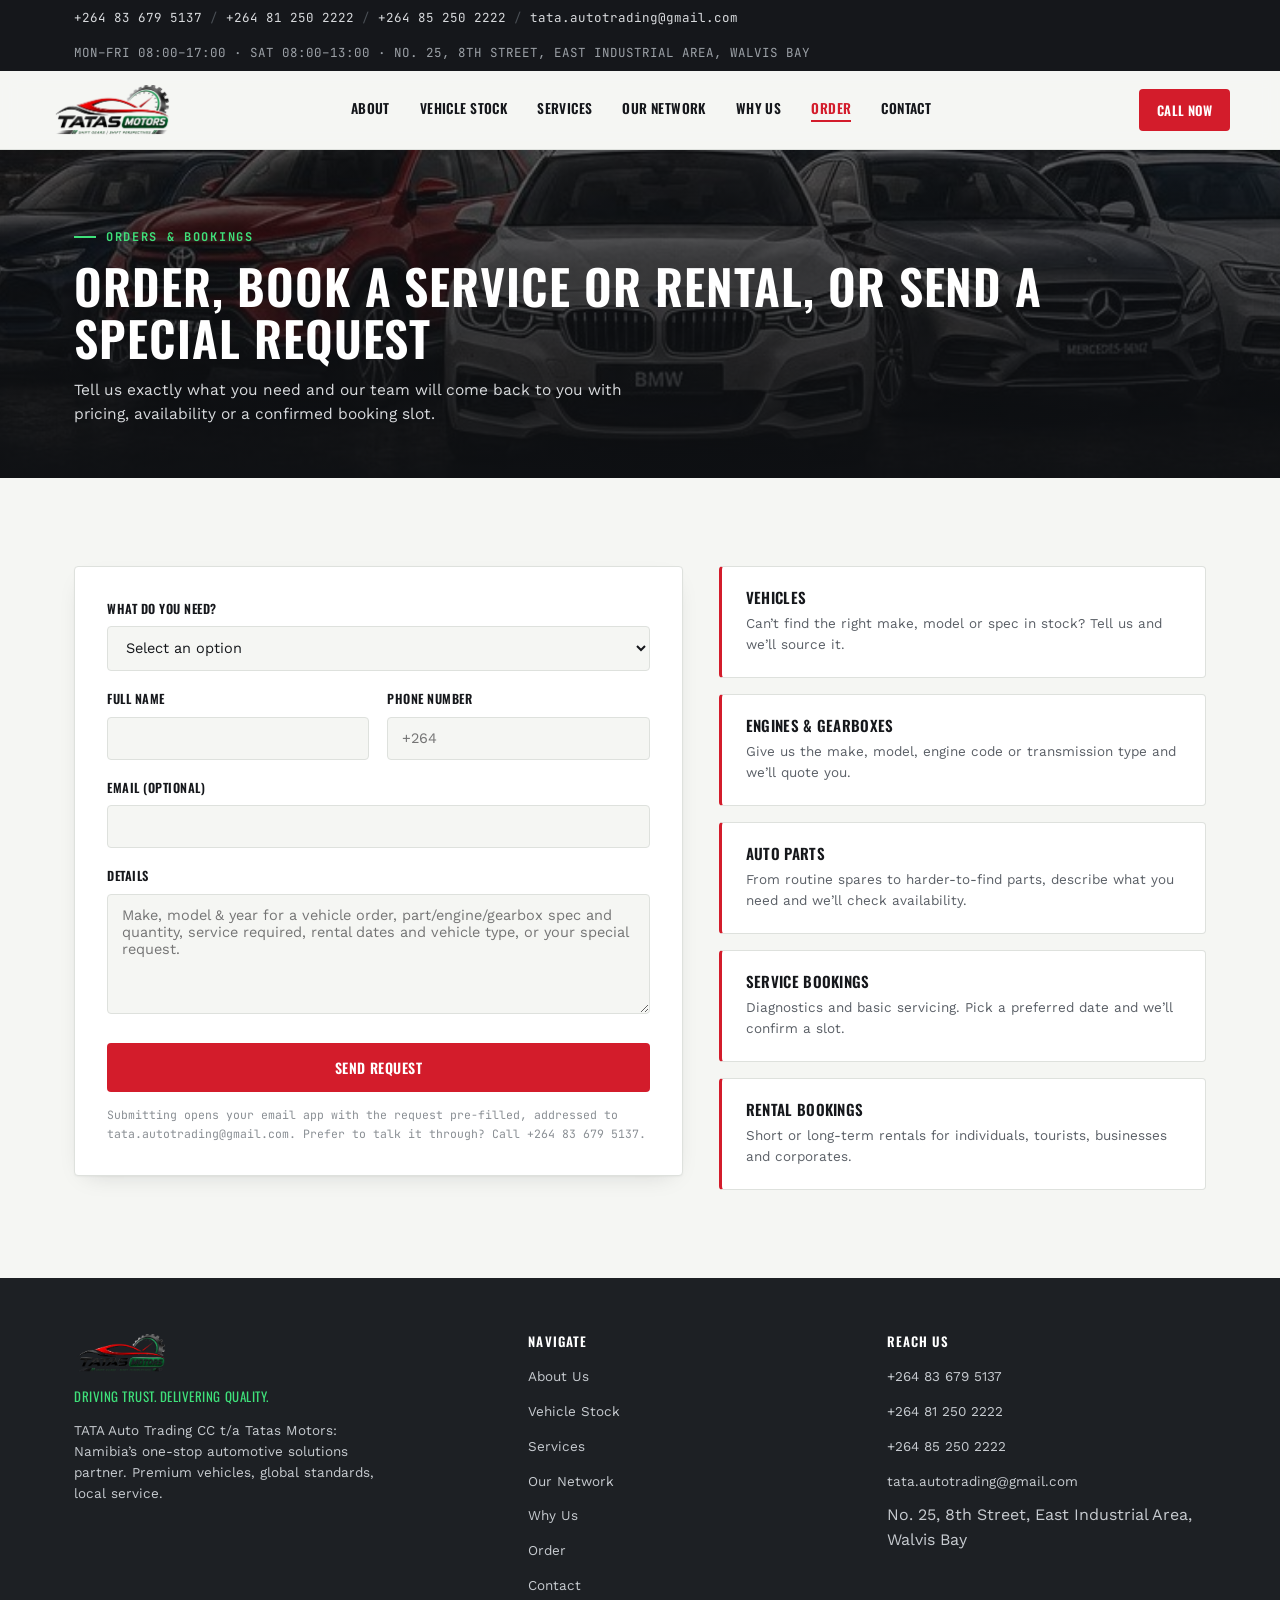
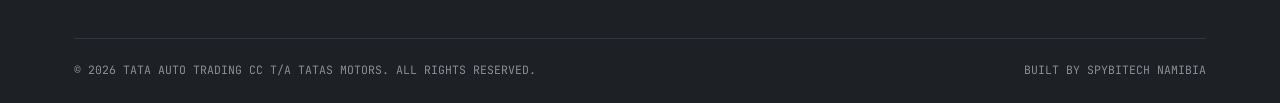
<file: order.html>
<!DOCTYPE html>
<html lang="en">
<head>
<meta charset="UTF-8">
<meta name="viewport" content="width=device-width, initial-scale=1.0">
<title>Orders &amp; Bookings | Tatas Motors Namibia</title>
<meta name="description" content="Order a vehicle, engine, gearbox or auto part, book a service or rental, or send a special order request to Tatas Motors, Walvis Bay. Tell us what you need and we'll get back to you.">
<link rel="preconnect" href="https://fonts.googleapis.com">
<link rel="preconnect" href="https://fonts.gstatic.com" crossorigin>
<link href="https://fonts.googleapis.com/css2?family=Oswald:wght@400;500;600;700&family=Work+Sans:wght@400;500;600;700&family=JetBrains+Mono:wght@500;700&display=swap" rel="stylesheet">
<link rel="stylesheet" href="assets/style.css">
</head>
<body>

<div class="topstrip">
  <div class="wrap">
    <div class="tline">
      <a href="tel:+264836795137">+264 83 679 5137</a>
      <span class="sep">/</span>
      <a href="tel:+264812502222">+264 81 250 2222</a>
      <span class="sep">/</span>
      <a href="tel:+264852502222">+264 85 250 2222</a>
      <span class="sep">/</span>
      <a href="mailto:tata.autotrading@gmail.com">tata.autotrading@gmail.com</a>
    </div>
    <div class="hours">MON&ndash;FRI 08:00&ndash;17:00 · SAT 08:00&ndash;13:00 · NO. 25, 8TH STREET, EAST INDUSTRIAL AREA, WALVIS BAY</div>
  </div>
</div>

<header>
  <div class="wrap nav">
    <a href="index.html" class="brand">
      <img src="assets/img/tata-logo.png" alt="Tatas Motors logo">
    </a>
    <ul class="navlinks" id="navlinks">
      <li><a href="about.html">About</a></li>
      <li><a href="stock.html">Vehicle Stock</a></li>
      <li><a href="services.html">Services</a></li>
      <li><a href="network.html">Our Network</a></li>
      <li><a href="why-us.html">Why Us</a></li>
      <li><a href="order.html" class="active">Order</a></li>
      <li><a href="contact.html">Contact</a></li>
      <li><a href="tel:+264836795137" class="btn btn-primary navcta-mobile">Call Now</a></li>
    </ul>
    <a href="tel:+264836795137" class="navcta">Call Now</a>
    <button class="navtoggle" id="navtoggle" aria-label="Toggle menu" aria-expanded="false">
      <svg id="iconMenu" viewBox="0 0 24 24" fill="none" stroke="currentColor" stroke-width="2" stroke-linecap="round"><line x1="4" y1="7" x2="20" y2="7"/><line x1="4" y1="12" x2="20" y2="12"/><line x1="4" y1="17" x2="20" y2="17"/></svg>
      <svg id="iconClose" viewBox="0 0 24 24" fill="none" stroke="currentColor" stroke-width="2" stroke-linecap="round" style="display:none;"><line x1="6" y1="6" x2="18" y2="18"/><line x1="18" y1="6" x2="6" y2="18"/></svg>
    </button>
  </div>
</header>

<main>

  <section class="pagehead" style="--pagehead-bg-img:url(img/hero-banner.jpg);">
    <div class="wrap">
      <div class="eyebrow">Orders &amp; bookings</div>
      <h1>Order, Book a Service or Rental, or Send a Special Request</h1>
      <p class="lead">Tell us exactly what you need and our team will come back to you with pricing, availability or a confirmed booking slot.</p>
    </div>
  </section>

  <!-- ===== ORDER FORM ===== -->
  <section class="order">
    <div class="wrap">
      <div class="order-layout">

        <form class="order-form reveal" id="orderForm">
          <div class="form-group">
            <label for="orderType">What do you need?</label>
            <select id="orderType" name="orderType" required>
              <option value="" disabled selected>Select an option</option>
              <option value="Vehicle / Car">Vehicle / Car</option>
              <option value="Engine">Engine</option>
              <option value="Gearbox">Gearbox</option>
              <option value="Auto Parts">Auto Parts</option>
              <option value="Service Booking">Booking for Service</option>
              <option value="Rental Booking">Booking for Rentals</option>
              <option value="Special Order Request">Special Order Request</option>
            </select>
          </div>

          <div class="form-group" id="preferredDateGroup" hidden>
            <label for="preferredDate">Preferred date</label>
            <input type="date" id="preferredDate" name="preferredDate">
          </div>

          <div class="form-row">
            <div class="form-group">
              <label for="fullName">Full name</label>
              <input type="text" id="fullName" name="fullName" required>
            </div>
            <div class="form-group">
              <label for="phone">Phone number</label>
              <input type="tel" id="phone" name="phone" placeholder="+264" required>
            </div>
          </div>

          <div class="form-group">
            <label for="email">Email (optional)</label>
            <input type="email" id="email" name="email">
          </div>

          <div class="form-group">
            <label for="details">Details</label>
            <textarea id="details" name="details" placeholder="Make, model &amp; year for a vehicle order, part/engine/gearbox spec and quantity, service required, rental dates and vehicle type, or your special request." required></textarea>
          </div>

          <button type="submit" class="btn btn-primary">Send Request</button>
          <p class="order-note">Submitting opens your email app with the request pre-filled, addressed to tata.autotrading@gmail.com. Prefer to talk it through? Call +264 83 679 5137.</p>
        </form>

        <div class="order-sidebar">
          <div class="order-info-card reveal">
            <h3>Vehicles</h3>
            <p>Can&rsquo;t find the right make, model or spec in stock? Tell us and we&rsquo;ll source it.</p>
          </div>
          <div class="order-info-card reveal">
            <h3>Engines &amp; Gearboxes</h3>
            <p>Give us the make, model, engine code or transmission type and we&rsquo;ll quote you.</p>
          </div>
          <div class="order-info-card reveal">
            <h3>Auto Parts</h3>
            <p>From routine spares to harder-to-find parts, describe what you need and we&rsquo;ll check availability.</p>
          </div>
          <div class="order-info-card reveal">
            <h3>Service Bookings</h3>
            <p>Diagnostics and basic servicing. Pick a preferred date and we&rsquo;ll confirm a slot.</p>
          </div>
          <div class="order-info-card reveal">
            <h3>Rental Bookings</h3>
            <p>Short or long-term rentals for individuals, tourists, businesses and corporates.</p>
          </div>
        </div>

      </div>
    </div>
  </section>

</main>

<footer>
  <div class="wrap">
    <div class="foot-top">
      <div>
        <div class="foot-brand">
          <img src="assets/img/tata-logo.png" alt="Tatas Motors logo">
        </div>
        <div class="foot-tagline">Driving Trust. Delivering Quality.</div>
        <p>TATA Auto Trading CC t/a Tatas Motors: Namibia&rsquo;s one-stop automotive solutions partner. Premium vehicles, global standards, local service.</p>
      </div>
      <div>
        <h4>NAVIGATE</h4>
        <ul class="footlinks">
          <li><a href="about.html">About Us</a></li>
          <li><a href="stock.html">Vehicle Stock</a></li>
          <li><a href="services.html">Services</a></li>
          <li><a href="network.html">Our Network</a></li>
          <li><a href="why-us.html">Why Us</a></li>
          <li><a href="order.html">Order</a></li>
          <li><a href="contact.html">Contact</a></li>
        </ul>
      </div>
      <div>
        <h4>REACH US</h4>
        <ul class="footlinks">
          <li><a href="tel:+264836795137">+264 83 679 5137</a></li>
          <li><a href="tel:+264812502222">+264 81 250 2222</a></li>
          <li><a href="tel:+264852502222">+264 85 250 2222</a></li>
          <li><a href="mailto:tata.autotrading@gmail.com">tata.autotrading@gmail.com</a></li>
          <li>No. 25, 8th Street, East Industrial Area, Walvis Bay</li>
        </ul>
      </div>
    </div>
    <div class="foot-bottom">
      <span>&copy; <span id="year"></span> TATA AUTO TRADING CC T/A TATAS MOTORS. ALL RIGHTS RESERVED.</span>
      <span>BUILT BY SPYBITECH NAMIBIA</span>
    </div>
  </div>
</footer>

<script src="assets/script.js" defer></script>

</body>
</html>
</file>
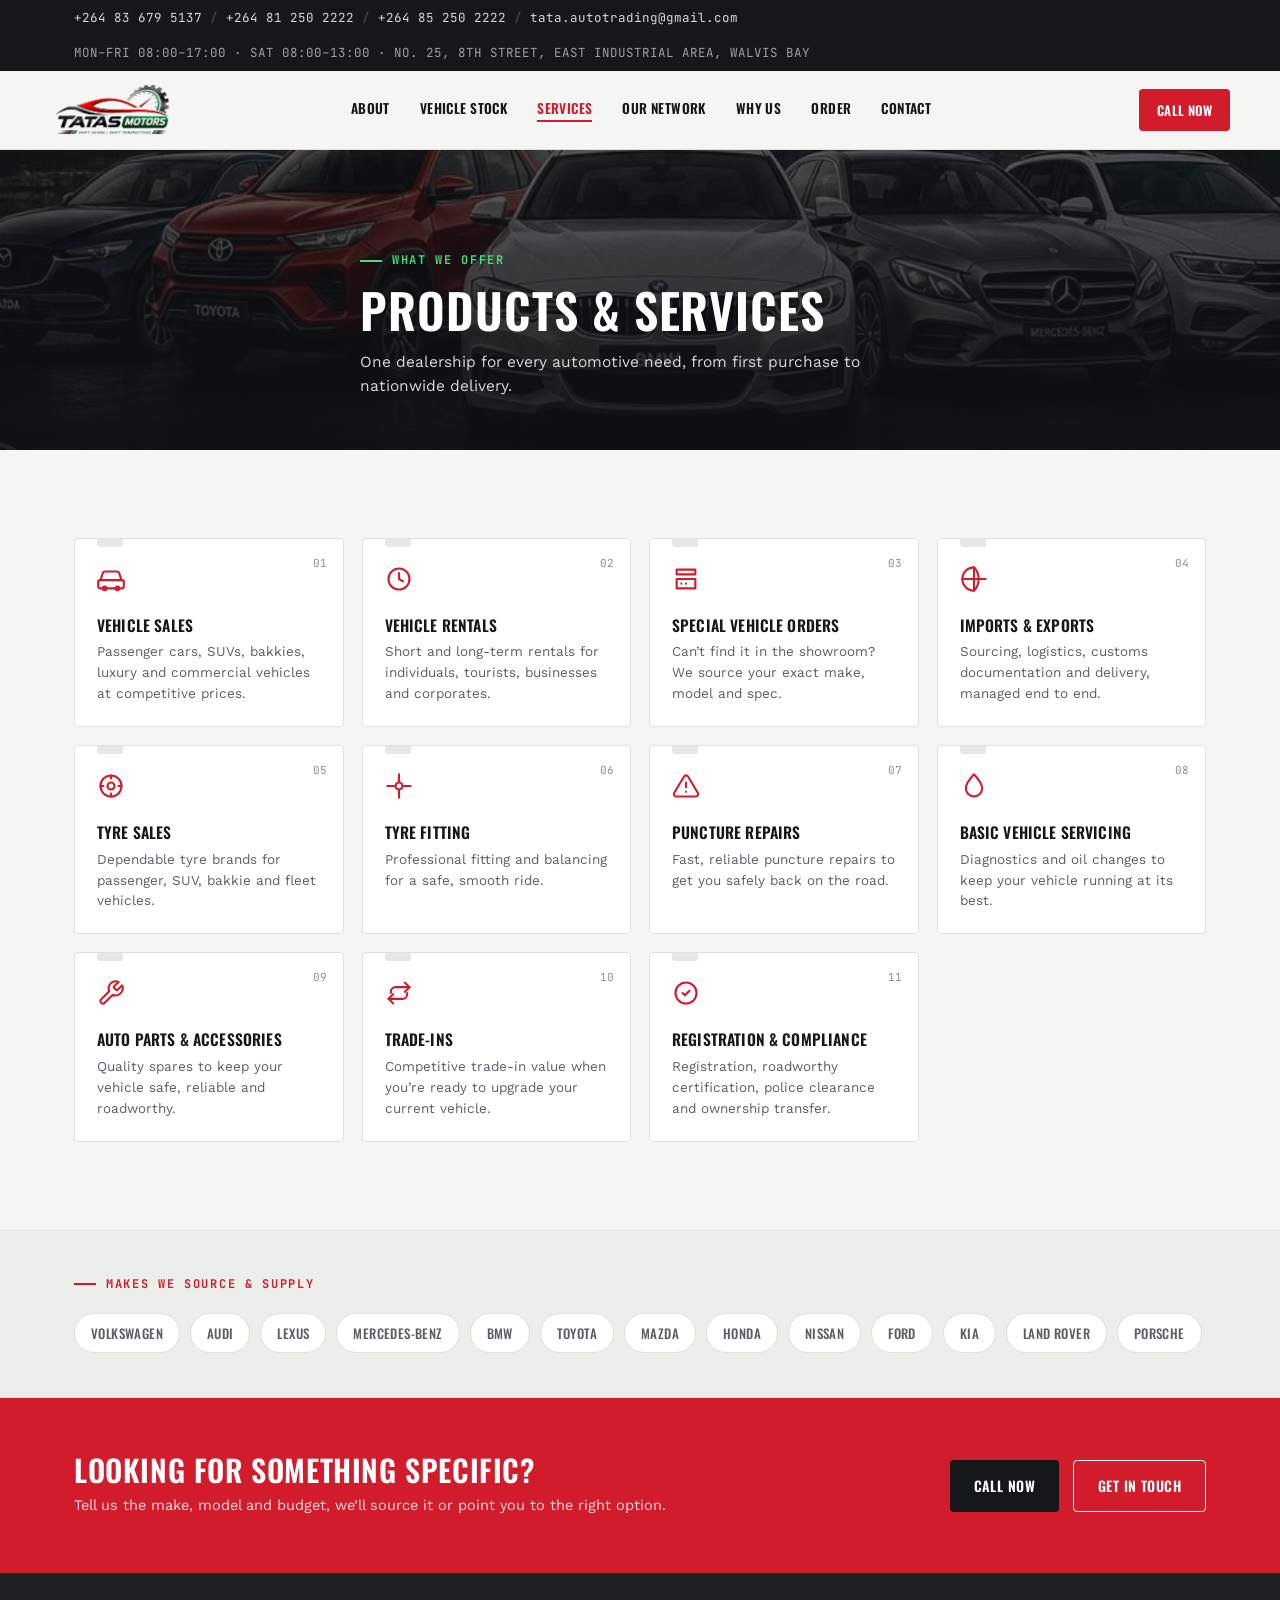
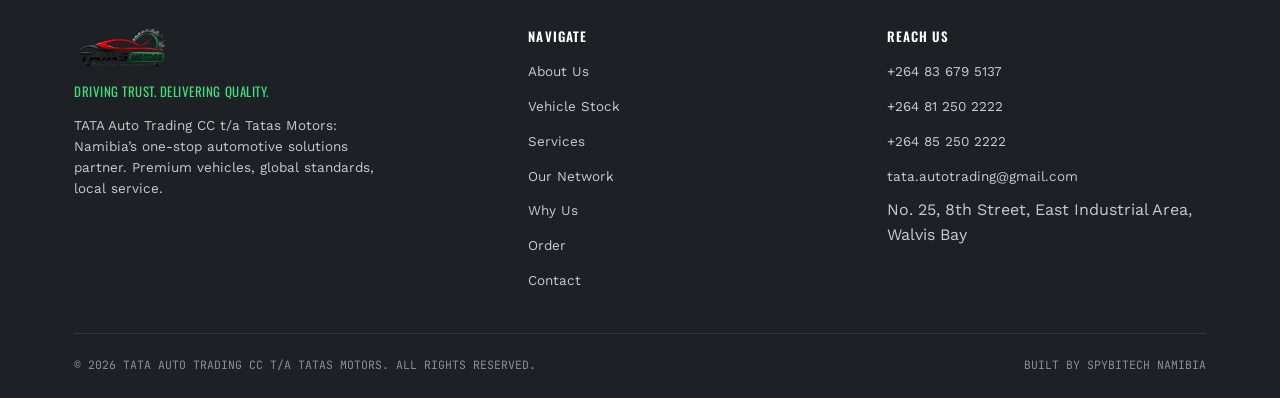
<file: services.html>
﻿<!DOCTYPE html>
<html lang="en">
<head>
<meta charset="UTF-8">
<meta name="viewport" content="width=device-width, initial-scale=1.0">
<title>Products &amp; Services | Tatas Motors Namibia</title>
<meta name="description" content="Vehicle sales, rentals, special orders, imports and exports, tyre sales and fitting, puncture repairs, basic servicing, auto parts, trade-ins and registration support from Tatas Motors, Walvis Bay.">
<link rel="preconnect" href="https://fonts.googleapis.com">
<link rel="preconnect" href="https://fonts.gstatic.com" crossorigin>
<link href="https://fonts.googleapis.com/css2?family=Oswald:wght@400;500;600;700&family=Work+Sans:wght@400;500;600;700&family=JetBrains+Mono:wght@500;700&display=swap" rel="stylesheet">
<link rel="stylesheet" href="assets/style.css">
</head>
<body>

<div class="topstrip">
  <div class="wrap">
    <div class="tline">
      <a href="tel:+264836795137">+264 83 679 5137</a>
      <span class="sep">/</span>
      <a href="tel:+264812502222">+264 81 250 2222</a>
      <span class="sep">/</span>
      <a href="tel:+264852502222">+264 85 250 2222</a>
      <span class="sep">/</span>
      <a href="mailto:tata.autotrading@gmail.com">tata.autotrading@gmail.com</a>
    </div>
    <div class="hours">MON&ndash;FRI 08:00&ndash;17:00 · SAT 08:00&ndash;13:00 · NO. 25, 8TH STREET, EAST INDUSTRIAL AREA, WALVIS BAY</div>
  </div>
</div>

<header>
  <div class="wrap nav">
    <a href="index.html" class="brand">
      <img src="assets/img/tata-logo.png" alt="Tatas Motors logo">
    </a>
    <ul class="navlinks" id="navlinks">
      <li><a href="about.html">About</a></li>
      <li><a href="stock.html">Vehicle Stock</a></li>
      <li><a href="services.html" class="active">Services</a></li>
      <li><a href="network.html">Our Network</a></li>
      <li><a href="why-us.html">Why Us</a></li>
      <li><a href="order.html">Order</a></li>
      <li><a href="contact.html">Contact</a></li>
      <li><a href="tel:+264836795137" class="btn btn-primary navcta-mobile">Call Now</a></li>
    </ul>
    <a href="tel:+264836795137" class="navcta">Call Now</a>
    <button class="navtoggle" id="navtoggle" aria-label="Toggle menu" aria-expanded="false">
      <svg id="iconMenu" viewBox="0 0 24 24" fill="none" stroke="currentColor" stroke-width="2" stroke-linecap="round"><line x1="4" y1="7" x2="20" y2="7"/><line x1="4" y1="12" x2="20" y2="12"/><line x1="4" y1="17" x2="20" y2="17"/></svg>
      <svg id="iconClose" viewBox="0 0 24 24" fill="none" stroke="currentColor" stroke-width="2" stroke-linecap="round" style="display:none;"><line x1="6" y1="6" x2="18" y2="18"/><line x1="18" y1="6" x2="6" y2="18"/></svg>
    </button>
  </div>
</header>

<main>

  <section class="pagehead" style="--pagehead-bg-img:url(img/hero-banner.jpg);">
    <div class="wrap">
      <div class="eyebrow">What we offer</div>
      <h1>Products &amp; Services</h1>
      <p class="lead">One dealership for every automotive need, from first purchase to nationwide delivery.</p>
    </div>
  </section>

  <!-- ===== SERVICES GRID ===== -->
  <section class="services">
    <div class="wrap">
      <div class="svc-grid">

        <div class="svc-card reveal"><span class="num">01</span>
          <svg class="icon" viewBox="0 0 24 24" fill="none" stroke="currentColor" stroke-width="1.8" stroke-linecap="round" stroke-linejoin="round"><path d="M3 13l2-6a2 2 0 0 1 2-1.4h10a2 2 0 0 1 2 1.4l2 6"/><rect x="1" y="13" width="22" height="7" rx="1.5"/><circle cx="6.5" cy="20" r="1.6"/><circle cx="17.5" cy="20" r="1.6"/></svg>
          <h3>Vehicle Sales</h3>
          <p>Passenger cars, SUVs, bakkies, luxury and commercial vehicles at competitive prices.</p>
        </div>

        <div class="svc-card reveal"><span class="num">02</span>
          <svg class="icon" viewBox="0 0 24 24" fill="none" stroke="currentColor" stroke-width="1.8" stroke-linecap="round" stroke-linejoin="round"><circle cx="12" cy="12" r="9"/><polyline points="12 7 12 12 15.5 14"/></svg>
          <h3>Vehicle Rentals</h3>
          <p>Short and long-term rentals for individuals, tourists, businesses and corporates.</p>
        </div>

        <div class="svc-card reveal"><span class="num">03</span>
          <svg class="icon" viewBox="0 0 24 24" fill="none" stroke="currentColor" stroke-width="1.8" stroke-linecap="round" stroke-linejoin="round"><path d="M4 4h16v4H4z"/><path d="M4 12h16v8H4z"/><path d="M8 16h.01M12 16h.01"/></svg>
          <h3>Special Vehicle Orders</h3>
          <p>Can&rsquo;t find it in the showroom? We source your exact make, model and spec.</p>
        </div>

        <div class="svc-card reveal"><span class="num">04</span>
          <svg class="icon" viewBox="0 0 24 24" fill="none" stroke="currentColor" stroke-width="1.8" stroke-linecap="round" stroke-linejoin="round"><path d="M2 12h20"/><path d="M12 2v20"/><path d="M2 12a10 10 0 0 1 10-10c2.5 2.5 4 6 4 10s-1.5 7.5-4 10A10 10 0 0 1 2 12z"/></svg>
          <h3>Imports &amp; Exports</h3>
          <p>Sourcing, logistics, customs documentation and delivery, managed end to end.</p>
        </div>

        <div class="svc-card reveal"><span class="num">05</span>
          <svg class="icon" viewBox="0 0 24 24" fill="none" stroke="currentColor" stroke-width="1.8" stroke-linecap="round" stroke-linejoin="round"><circle cx="12" cy="12" r="9"/><circle cx="12" cy="12" r="3"/><line x1="12" y1="3" x2="12" y2="5.5"/><line x1="12" y1="18.5" x2="12" y2="21"/><line x1="3" y1="12" x2="5.5" y2="12"/><line x1="18.5" y1="12" x2="21" y2="12"/></svg>
          <h3>Tyre Sales</h3>
          <p>Dependable tyre brands for passenger, SUV, bakkie and fleet vehicles.</p>
        </div>

        <div class="svc-card reveal"><span class="num">06</span>
          <svg class="icon" viewBox="0 0 24 24" fill="none" stroke="currentColor" stroke-width="1.8" stroke-linecap="round" stroke-linejoin="round"><path d="M12 2v6M12 16v6M2 12h6M16 12h6"/><circle cx="12" cy="12" r="3"/></svg>
          <h3>Tyre Fitting</h3>
          <p>Professional fitting and balancing for a safe, smooth ride.</p>
        </div>

        <div class="svc-card reveal"><span class="num">07</span>
          <svg class="icon" viewBox="0 0 24 24" fill="none" stroke="currentColor" stroke-width="1.8" stroke-linecap="round" stroke-linejoin="round"><path d="M10.29 3.86L1.82 18a2 2 0 0 0 1.71 3h16.94a2 2 0 0 0 1.71-3L13.71 3.86a2 2 0 0 0-3.42 0z"/><path d="M12 9v4"/><path d="M12 17h.01"/></svg>
          <h3>Puncture Repairs</h3>
          <p>Fast, reliable puncture repairs to get you safely back on the road.</p>
        </div>

        <div class="svc-card reveal"><span class="num">08</span>
          <svg class="icon" viewBox="0 0 24 24" fill="none" stroke="currentColor" stroke-width="1.8" stroke-linecap="round" stroke-linejoin="round"><path d="M12 2s7 7.58 7 12a7 7 0 1 1-14 0c0-4.42 7-12 7-12z"/></svg>
          <h3>Basic Vehicle Servicing</h3>
          <p>Diagnostics and oil changes to keep your vehicle running at its best.</p>
        </div>

        <div class="svc-card reveal"><span class="num">09</span>
          <svg class="icon" viewBox="0 0 24 24" fill="none" stroke="currentColor" stroke-width="1.8" stroke-linecap="round" stroke-linejoin="round"><path d="M14.7 6.3a1 1 0 0 0 0 1.4l1.6 1.6a1 1 0 0 0 1.4 0l3.77-3.77a6 6 0 0 1-7.94 7.94l-6.91 6.91a2.12 2.12 0 0 1-3-3l6.91-6.91a6 6 0 0 1 7.94-7.94l-3.76 3.76z"/></svg>
          <h3>Auto Parts &amp; Accessories</h3>
          <p>Quality spares to keep your vehicle safe, reliable and roadworthy.</p>
        </div>

        <div class="svc-card reveal"><span class="num">10</span>
          <svg class="icon" viewBox="0 0 24 24" fill="none" stroke="currentColor" stroke-width="1.8" stroke-linecap="round" stroke-linejoin="round"><path d="M17 3l4 4-4 4"/><path d="M21 7H9a4 4 0 0 0-4 4v1"/><path d="M7 21l-4-4 4-4"/><path d="M3 17h12a4 4 0 0 0 4-4v-1"/></svg>
          <h3>Trade-Ins</h3>
          <p>Competitive trade-in value when you&rsquo;re ready to upgrade your current vehicle.</p>
        </div>

        <div class="svc-card reveal"><span class="num">11</span>
          <svg class="icon" viewBox="0 0 24 24" fill="none" stroke="currentColor" stroke-width="1.8" stroke-linecap="round" stroke-linejoin="round"><path d="M9 12l2 2 4-4"/><circle cx="12" cy="12" r="9"/></svg>
          <h3>Registration &amp; Compliance</h3>
          <p>Registration, roadworthy certification, police clearance and ownership transfer.</p>
        </div>

      </div>
    </div>
  </section>

  <!-- ===== BRANDS WE SOURCE ===== -->
  <section class="brandsline">
    <div class="wrap">
      <div class="eyebrow">Makes we source &amp; supply</div>
      <div class="brand-badges">
        <span class="brand-badge">Volkswagen</span>
        <span class="brand-badge">Audi</span>
        <span class="brand-badge">Lexus</span>
        <span class="brand-badge">Mercedes-Benz</span>
        <span class="brand-badge">BMW</span>
        <span class="brand-badge">Toyota</span>
        <span class="brand-badge">Mazda</span>
        <span class="brand-badge">Honda</span>
        <span class="brand-badge">Nissan</span>
        <span class="brand-badge">Ford</span>
        <span class="brand-badge">Kia</span>
        <span class="brand-badge">Land Rover</span>
        <span class="brand-badge">Porsche</span>
      </div>
    </div>
  </section>

  <!-- ===== CTA ===== -->
  <section class="cta-strip">
    <div class="wrap">
      <div>
        <h2>Looking for something specific?</h2>
        <p>Tell us the make, model and budget, we&rsquo;ll source it or point you to the right option.</p>
      </div>
      <div class="cta-actions">
        <a href="tel:+264836795137" class="btn btn-primary">Call Now</a>
        <a href="contact.html" class="btn btn-outline">Get In Touch</a>
      </div>
    </div>
  </section>

</main>

<footer>
  <div class="wrap">
    <div class="foot-top">
      <div>
        <div class="foot-brand">
          <img src="assets/img/tata-logo.png" alt="Tatas Motors logo">
        </div>
        <div class="foot-tagline">Driving Trust. Delivering Quality.</div>
        <p>TATA Auto Trading CC t/a Tatas Motors: Namibia&rsquo;s one-stop automotive solutions partner. Premium vehicles, global standards, local service.</p>
      </div>
      <div>
        <h4>NAVIGATE</h4>
        <ul class="footlinks">
          <li><a href="about.html">About Us</a></li>
          <li><a href="stock.html">Vehicle Stock</a></li>
          <li><a href="services.html">Services</a></li>
          <li><a href="network.html">Our Network</a></li>
          <li><a href="why-us.html">Why Us</a></li>
          <li><a href="order.html">Order</a></li>
          <li><a href="contact.html">Contact</a></li>
        </ul>
      </div>
      <div>
        <h4>REACH US</h4>
        <ul class="footlinks">
          <li><a href="tel:+264836795137">+264 83 679 5137</a></li>
          <li><a href="tel:+264812502222">+264 81 250 2222</a></li>
          <li><a href="tel:+264852502222">+264 85 250 2222</a></li>
          <li><a href="mailto:tata.autotrading@gmail.com">tata.autotrading@gmail.com</a></li>
          <li>No. 25, 8th Street, East Industrial Area, Walvis Bay</li>
        </ul>
      </div>
    </div>
    <div class="foot-bottom">
      <span>&copy; <span id="year"></span> TATA AUTO TRADING CC T/A TATAS MOTORS. ALL RIGHTS RESERVED.</span>
      <span>BUILT BY SPYBITECH NAMIBIA</span>
    </div>
  </div>
</footer>

<script src="assets/script.js" defer></script>

</body>
</html>
</file>
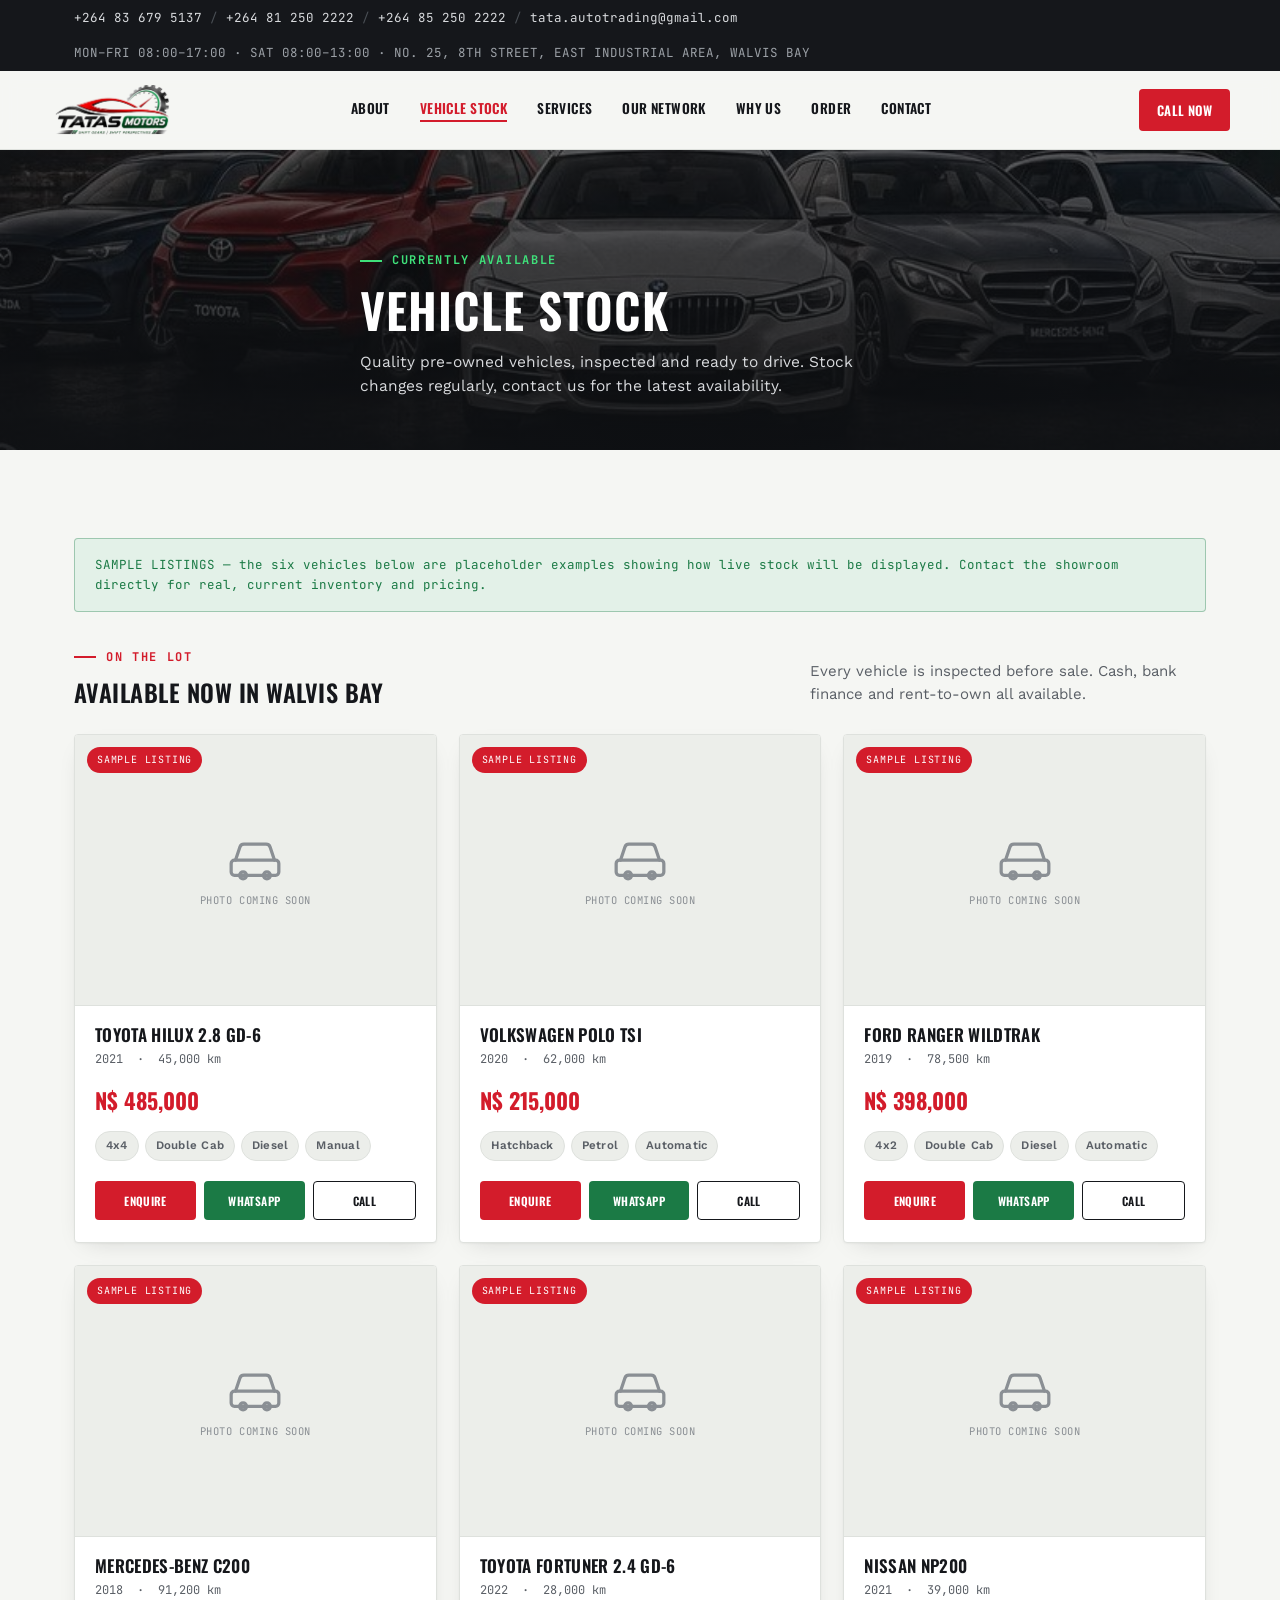
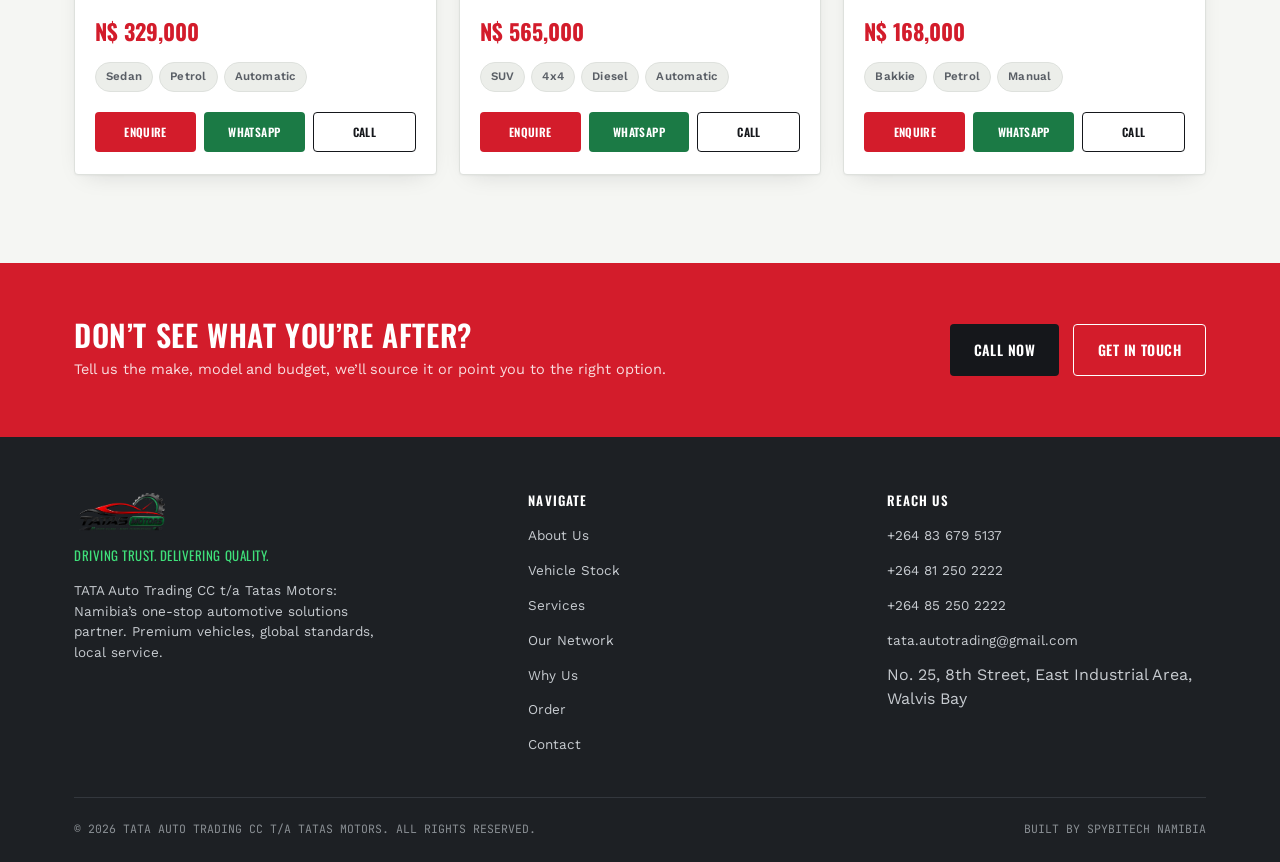
<file: stock.html>
﻿<!DOCTYPE html>
<html lang="en">
<head>
<meta charset="UTF-8">
<meta name="viewport" content="width=device-width, initial-scale=1.0">
<title>Vehicle Stock | Tatas Motors Namibia</title>
<meta name="description" content="Browse Tatas Motors' current vehicle stock in Walvis Bay: photos, make, model, year, mileage, price and key specs. Enquire, WhatsApp or call directly.">
<link rel="preconnect" href="https://fonts.googleapis.com">
<link rel="preconnect" href="https://fonts.gstatic.com" crossorigin>
<link href="https://fonts.googleapis.com/css2?family=Oswald:wght@400;500;600;700&family=Work+Sans:wght@400;500;600;700&family=JetBrains+Mono:wght@500;700&display=swap" rel="stylesheet">
<link rel="stylesheet" href="assets/style.css">
</head>
<body>

<div class="topstrip">
  <div class="wrap">
    <div class="tline">
      <a href="tel:+264836795137">+264 83 679 5137</a>
      <span class="sep">/</span>
      <a href="tel:+264812502222">+264 81 250 2222</a>
      <span class="sep">/</span>
      <a href="tel:+264852502222">+264 85 250 2222</a>
      <span class="sep">/</span>
      <a href="mailto:tata.autotrading@gmail.com">tata.autotrading@gmail.com</a>
    </div>
    <div class="hours">MON&ndash;FRI 08:00&ndash;17:00 &middot; SAT 08:00&ndash;13:00 &middot; NO. 25, 8TH STREET, EAST INDUSTRIAL AREA, WALVIS BAY</div>
  </div>
</div>

<header>
  <div class="wrap nav">
    <a href="index.html" class="brand">
      <img src="assets/img/tata-logo.png" alt="Tatas Motors logo">
    </a>
    <ul class="navlinks" id="navlinks">
      <li><a href="about.html">About</a></li>
      <li><a href="stock.html" class="active">Vehicle Stock</a></li>
      <li><a href="services.html">Services</a></li>
      <li><a href="network.html">Our Network</a></li>
      <li><a href="why-us.html">Why Us</a></li>
      <li><a href="order.html">Order</a></li>
      <li><a href="contact.html">Contact</a></li>
      <li><a href="tel:+264836795137" class="btn btn-primary navcta-mobile">Call Now</a></li>
    </ul>
    <a href="tel:+264836795137" class="navcta">Call Now</a>
    <button class="navtoggle" id="navtoggle" aria-label="Toggle menu" aria-expanded="false">
      <svg id="iconMenu" viewBox="0 0 24 24" fill="none" stroke="currentColor" stroke-width="2" stroke-linecap="round"><line x1="4" y1="7" x2="20" y2="7"/><line x1="4" y1="12" x2="20" y2="12"/><line x1="4" y1="17" x2="20" y2="17"/></svg>
      <svg id="iconClose" viewBox="0 0 24 24" fill="none" stroke="currentColor" stroke-width="2" stroke-linecap="round" style="display:none;"><line x1="6" y1="6" x2="18" y2="18"/><line x1="18" y1="6" x2="6" y2="18"/></svg>
    </button>
  </div>
</header>

<main>

  <section class="pagehead" style="--pagehead-bg-img:url(img/hero-banner.jpg);">
    <div class="wrap">
      <div class="eyebrow">Currently available</div>
      <h1>Vehicle Stock</h1>
      <p class="lead">Quality pre-owned vehicles, inspected and ready to drive. Stock changes regularly, contact us for the latest availability.</p>
    </div>
  </section>

  <!-- ===== STOCK GRID ===== -->
  <section class="services">
    <div class="wrap">

      <div class="stock-notice reveal">
        SAMPLE LISTINGS &mdash; the six vehicles below are placeholder examples showing how live stock will be displayed. Contact the showroom directly for real, current inventory and pricing.
      </div>

      <div class="stock-intro">
        <div>
          <div class="eyebrow">On the lot</div>
          <h2 style="margin:0;">Available now in Walvis Bay</h2>
        </div>
        <p>Every vehicle is inspected before sale. Cash, bank finance and rent-to-own all available.</p>
      </div>

      <div class="stock-grid">

        <!-- TEMPLATE: duplicate a .stock-card block for each real vehicle. Replace the photo, make/model, year, mileage, price and specs, then remove the .stock-badge "Sample" tag. -->

        <div class="stock-card reveal">
          <span class="stock-badge">Sample listing</span>
          <div class="stock-photo">
            <svg viewBox="0 0 24 24" fill="none" stroke="currentColor" stroke-width="1.5" stroke-linecap="round" stroke-linejoin="round"><path d="M3 13l2-6a2 2 0 0 1 2-1.4h10a2 2 0 0 1 2 1.4l2 6"/><rect x="1" y="13" width="22" height="7" rx="1.5"/><circle cx="6.5" cy="20" r="1.6"/><circle cx="17.5" cy="20" r="1.6"/></svg>
            <span>Photo coming soon</span>
          </div>
          <div class="stock-body">
            <h3>Toyota Hilux 2.8 GD-6</h3>
            <div class="stock-meta">
              <span>2021</span>
              <span>&middot;</span>
              <span>45,000 km</span>
            </div>
            <div class="stock-price">N$ 485,000</div>
            <div class="stock-specs">
              <span>4x4</span>
              <span>Double Cab</span>
              <span>Diesel</span>
              <span>Manual</span>
            </div>
            <div class="stock-actions">
              <a class="btn btn-primary" href="mailto:tata.autotrading@gmail.com?subject=Enquiry%3A%20Toyota%20Hilux%202.8%20GD-6%20(2021)">Enquire</a>
              <a class="btn btn-whatsapp" href="https://wa.me/264836795137?text=Hi%2C%20I%27m%20interested%20in%20the%20Toyota%20Hilux%202.8%20GD-6%20(2021)%20listed%20on%20your%20website." target="_blank" rel="noopener">WhatsApp</a>
              <a class="btn btn-outline" href="tel:+264836795137">Call</a>
            </div>
          </div>
        </div>

        <div class="stock-card reveal">
          <span class="stock-badge">Sample listing</span>
          <div class="stock-photo">
            <svg viewBox="0 0 24 24" fill="none" stroke="currentColor" stroke-width="1.5" stroke-linecap="round" stroke-linejoin="round"><path d="M3 13l2-6a2 2 0 0 1 2-1.4h10a2 2 0 0 1 2 1.4l2 6"/><rect x="1" y="13" width="22" height="7" rx="1.5"/><circle cx="6.5" cy="20" r="1.6"/><circle cx="17.5" cy="20" r="1.6"/></svg>
            <span>Photo coming soon</span>
          </div>
          <div class="stock-body">
            <h3>Volkswagen Polo TSI</h3>
            <div class="stock-meta">
              <span>2020</span>
              <span>&middot;</span>
              <span>62,000 km</span>
            </div>
            <div class="stock-price">N$ 215,000</div>
            <div class="stock-specs">
              <span>Hatchback</span>
              <span>Petrol</span>
              <span>Automatic</span>
            </div>
            <div class="stock-actions">
              <a class="btn btn-primary" href="mailto:tata.autotrading@gmail.com?subject=Enquiry%3A%20Volkswagen%20Polo%20TSI%20(2020)">Enquire</a>
              <a class="btn btn-whatsapp" href="https://wa.me/264836795137?text=Hi%2C%20I%27m%20interested%20in%20the%20Volkswagen%20Polo%20TSI%20(2020)%20listed%20on%20your%20website." target="_blank" rel="noopener">WhatsApp</a>
              <a class="btn btn-outline" href="tel:+264836795137">Call</a>
            </div>
          </div>
        </div>

        <div class="stock-card reveal">
          <span class="stock-badge">Sample listing</span>
          <div class="stock-photo">
            <svg viewBox="0 0 24 24" fill="none" stroke="currentColor" stroke-width="1.5" stroke-linecap="round" stroke-linejoin="round"><path d="M3 13l2-6a2 2 0 0 1 2-1.4h10a2 2 0 0 1 2 1.4l2 6"/><rect x="1" y="13" width="22" height="7" rx="1.5"/><circle cx="6.5" cy="20" r="1.6"/><circle cx="17.5" cy="20" r="1.6"/></svg>
            <span>Photo coming soon</span>
          </div>
          <div class="stock-body">
            <h3>Ford Ranger Wildtrak</h3>
            <div class="stock-meta">
              <span>2019</span>
              <span>&middot;</span>
              <span>78,500 km</span>
            </div>
            <div class="stock-price">N$ 398,000</div>
            <div class="stock-specs">
              <span>4x2</span>
              <span>Double Cab</span>
              <span>Diesel</span>
              <span>Automatic</span>
            </div>
            <div class="stock-actions">
              <a class="btn btn-primary" href="mailto:tata.autotrading@gmail.com?subject=Enquiry%3A%20Ford%20Ranger%20Wildtrak%20(2019)">Enquire</a>
              <a class="btn btn-whatsapp" href="https://wa.me/264836795137?text=Hi%2C%20I%27m%20interested%20in%20the%20Ford%20Ranger%20Wildtrak%20(2019)%20listed%20on%20your%20website." target="_blank" rel="noopener">WhatsApp</a>
              <a class="btn btn-outline" href="tel:+264836795137">Call</a>
            </div>
          </div>
        </div>

        <div class="stock-card reveal">
          <span class="stock-badge">Sample listing</span>
          <div class="stock-photo">
            <svg viewBox="0 0 24 24" fill="none" stroke="currentColor" stroke-width="1.5" stroke-linecap="round" stroke-linejoin="round"><path d="M3 13l2-6a2 2 0 0 1 2-1.4h10a2 2 0 0 1 2 1.4l2 6"/><rect x="1" y="13" width="22" height="7" rx="1.5"/><circle cx="6.5" cy="20" r="1.6"/><circle cx="17.5" cy="20" r="1.6"/></svg>
            <span>Photo coming soon</span>
          </div>
          <div class="stock-body">
            <h3>Mercedes-Benz C200</h3>
            <div class="stock-meta">
              <span>2018</span>
              <span>&middot;</span>
              <span>91,200 km</span>
            </div>
            <div class="stock-price">N$ 329,000</div>
            <div class="stock-specs">
              <span>Sedan</span>
              <span>Petrol</span>
              <span>Automatic</span>
            </div>
            <div class="stock-actions">
              <a class="btn btn-primary" href="mailto:tata.autotrading@gmail.com?subject=Enquiry%3A%20Mercedes-Benz%20C200%20(2018)">Enquire</a>
              <a class="btn btn-whatsapp" href="https://wa.me/264836795137?text=Hi%2C%20I%27m%20interested%20in%20the%20Mercedes-Benz%20C200%20(2018)%20listed%20on%20your%20website." target="_blank" rel="noopener">WhatsApp</a>
              <a class="btn btn-outline" href="tel:+264836795137">Call</a>
            </div>
          </div>
        </div>

        <div class="stock-card reveal">
          <span class="stock-badge">Sample listing</span>
          <div class="stock-photo">
            <svg viewBox="0 0 24 24" fill="none" stroke="currentColor" stroke-width="1.5" stroke-linecap="round" stroke-linejoin="round"><path d="M3 13l2-6a2 2 0 0 1 2-1.4h10a2 2 0 0 1 2 1.4l2 6"/><rect x="1" y="13" width="22" height="7" rx="1.5"/><circle cx="6.5" cy="20" r="1.6"/><circle cx="17.5" cy="20" r="1.6"/></svg>
            <span>Photo coming soon</span>
          </div>
          <div class="stock-body">
            <h3>Toyota Fortuner 2.4 GD-6</h3>
            <div class="stock-meta">
              <span>2022</span>
              <span>&middot;</span>
              <span>28,000 km</span>
            </div>
            <div class="stock-price">N$ 565,000</div>
            <div class="stock-specs">
              <span>SUV</span>
              <span>4x4</span>
              <span>Diesel</span>
              <span>Automatic</span>
            </div>
            <div class="stock-actions">
              <a class="btn btn-primary" href="mailto:tata.autotrading@gmail.com?subject=Enquiry%3A%20Toyota%20Fortuner%202.4%20GD-6%20(2022)">Enquire</a>
              <a class="btn btn-whatsapp" href="https://wa.me/264836795137?text=Hi%2C%20I%27m%20interested%20in%20the%20Toyota%20Fortuner%202.4%20GD-6%20(2022)%20listed%20on%20your%20website." target="_blank" rel="noopener">WhatsApp</a>
              <a class="btn btn-outline" href="tel:+264836795137">Call</a>
            </div>
          </div>
        </div>

        <div class="stock-card reveal">
          <span class="stock-badge">Sample listing</span>
          <div class="stock-photo">
            <svg viewBox="0 0 24 24" fill="none" stroke="currentColor" stroke-width="1.5" stroke-linecap="round" stroke-linejoin="round"><path d="M3 13l2-6a2 2 0 0 1 2-1.4h10a2 2 0 0 1 2 1.4l2 6"/><rect x="1" y="13" width="22" height="7" rx="1.5"/><circle cx="6.5" cy="20" r="1.6"/><circle cx="17.5" cy="20" r="1.6"/></svg>
            <span>Photo coming soon</span>
          </div>
          <div class="stock-body">
            <h3>Nissan NP200</h3>
            <div class="stock-meta">
              <span>2021</span>
              <span>&middot;</span>
              <span>39,000 km</span>
            </div>
            <div class="stock-price">N$ 168,000</div>
            <div class="stock-specs">
              <span>Bakkie</span>
              <span>Petrol</span>
              <span>Manual</span>
            </div>
            <div class="stock-actions">
              <a class="btn btn-primary" href="mailto:tata.autotrading@gmail.com?subject=Enquiry%3A%20Nissan%20NP200%20(2021)">Enquire</a>
              <a class="btn btn-whatsapp" href="https://wa.me/264836795137?text=Hi%2C%20I%27m%20interested%20in%20the%20Nissan%20NP200%20(2021)%20listed%20on%20your%20website." target="_blank" rel="noopener">WhatsApp</a>
              <a class="btn btn-outline" href="tel:+264836795137">Call</a>
            </div>
          </div>
        </div>

      </div>
    </div>
  </section>

  <!-- ===== CTA ===== -->
  <section class="cta-strip">
    <div class="wrap">
      <div>
        <h2>Don&rsquo;t see what you&rsquo;re after?</h2>
        <p>Tell us the make, model and budget, we&rsquo;ll source it or point you to the right option.</p>
      </div>
      <div class="cta-actions">
        <a href="tel:+264836795137" class="btn btn-primary">Call Now</a>
        <a href="contact.html" class="btn btn-outline">Get In Touch</a>
      </div>
    </div>
  </section>

</main>

<footer>
  <div class="wrap">
    <div class="foot-top">
      <div>
        <div class="foot-brand">
          <img src="assets/img/tata-logo.png" alt="Tatas Motors logo">
        </div>
        <div class="foot-tagline">Driving Trust. Delivering Quality.</div>
        <p>TATA Auto Trading CC t/a Tatas Motors: Namibia&rsquo;s one-stop automotive solutions partner. Premium vehicles, global standards, local service.</p>
      </div>
      <div>
        <h4>NAVIGATE</h4>
        <ul class="footlinks">
          <li><a href="about.html">About Us</a></li>
          <li><a href="stock.html">Vehicle Stock</a></li>
          <li><a href="services.html">Services</a></li>
          <li><a href="network.html">Our Network</a></li>
          <li><a href="why-us.html">Why Us</a></li>
          <li><a href="order.html">Order</a></li>
          <li><a href="contact.html">Contact</a></li>
        </ul>
      </div>
      <div>
        <h4>REACH US</h4>
        <ul class="footlinks">
          <li><a href="tel:+264836795137">+264 83 679 5137</a></li>
          <li><a href="tel:+264812502222">+264 81 250 2222</a></li>
          <li><a href="tel:+264852502222">+264 85 250 2222</a></li>
          <li><a href="mailto:tata.autotrading@gmail.com">tata.autotrading@gmail.com</a></li>
          <li>No. 25, 8th Street, East Industrial Area, Walvis Bay</li>
        </ul>
      </div>
    </div>
    <div class="foot-bottom">
      <span>&copy; <span id="year"></span> TATA AUTO TRADING CC T/A TATAS MOTORS. ALL RIGHTS RESERVED.</span>
      <span>BUILT BY SPYBITECH NAMIBIA</span>
    </div>
  </div>
</footer>

<script src="assets/script.js" defer></script>

</body>
</html>
</file>
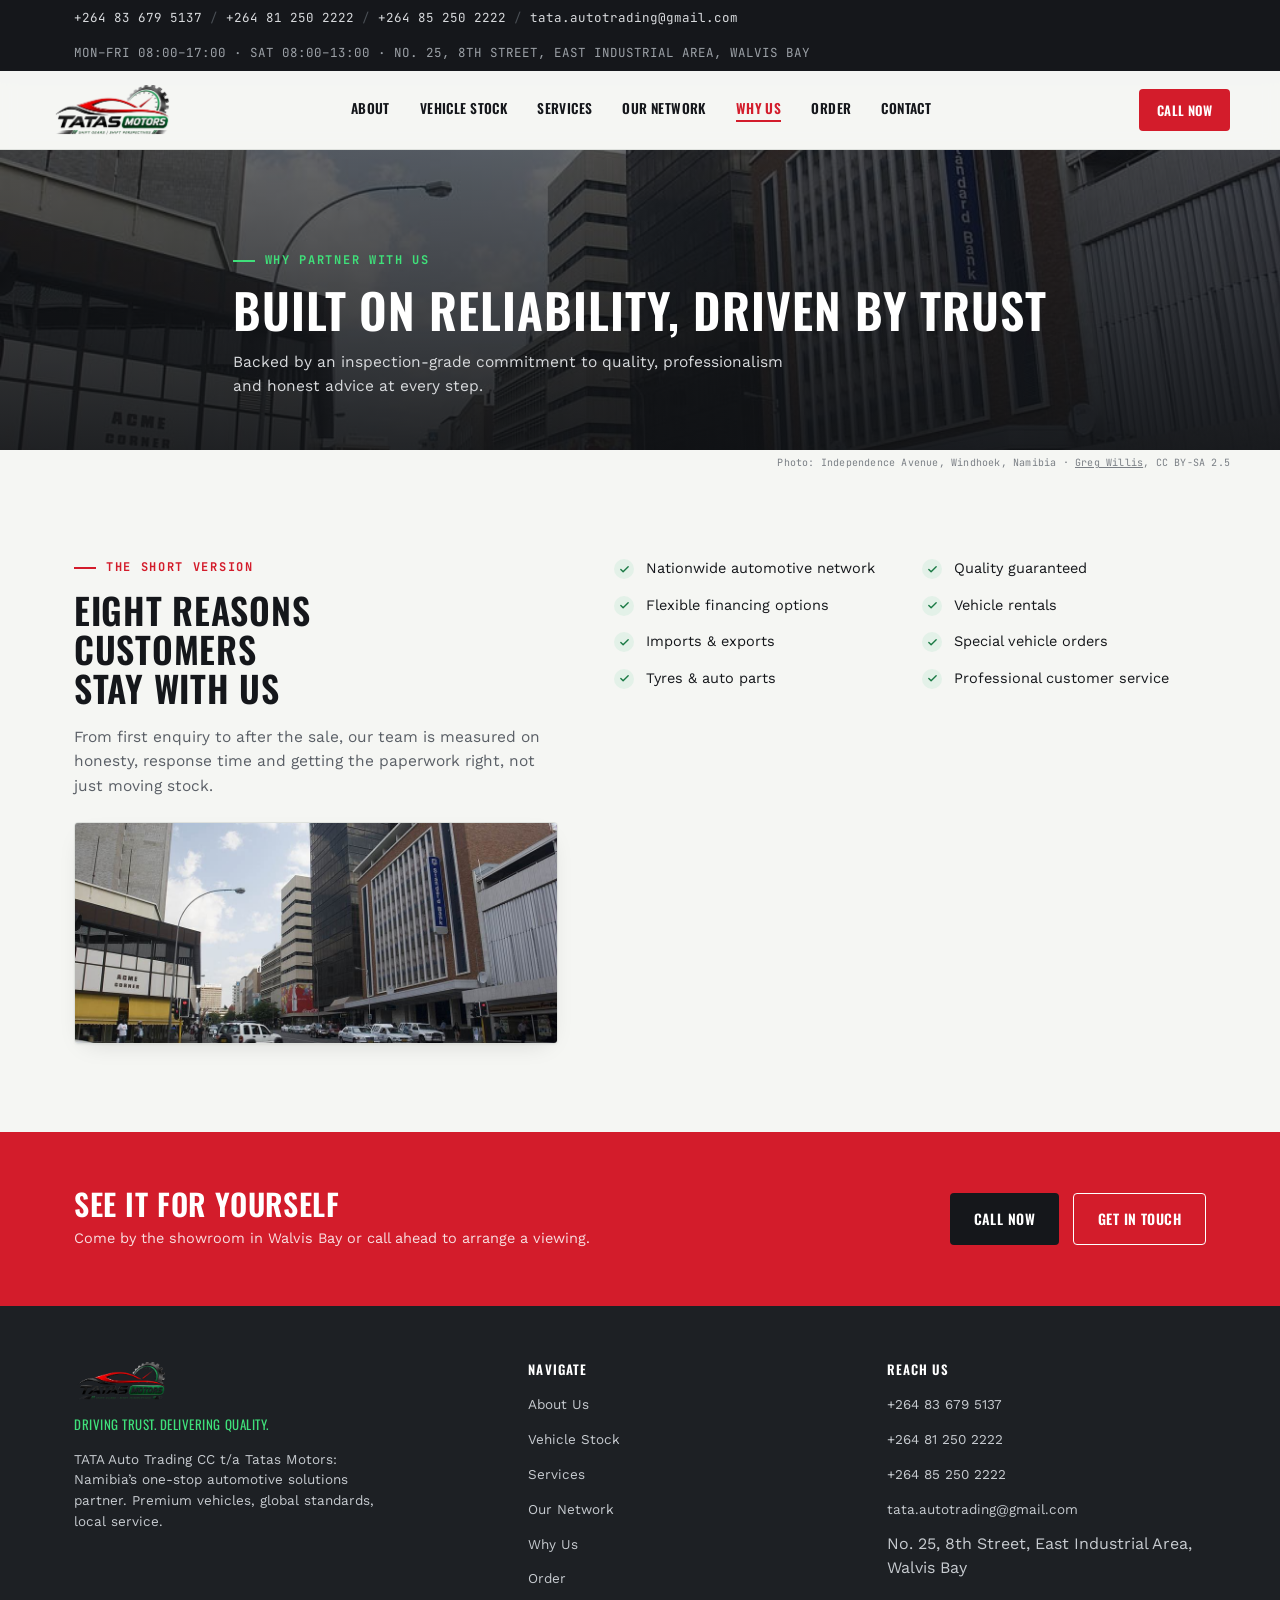
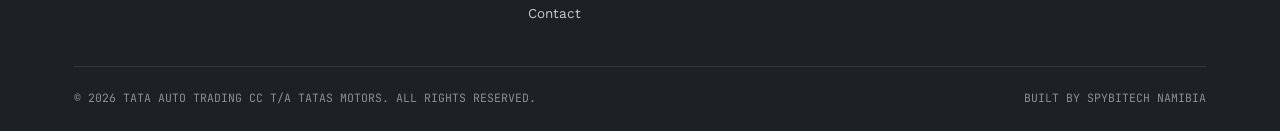
<file: why-us.html>
﻿<!DOCTYPE html>
<html lang="en">
<head>
<meta charset="UTF-8">
<meta name="viewport" content="width=device-width, initial-scale=1.0">
<title>Why Choose Us | Tatas Motors Namibia</title>
<meta name="description" content="Nationwide network, guaranteed quality, flexible financing and honest advice: why customers choose Tatas Motors for vehicles, rentals, imports and parts.">
<link rel="preconnect" href="https://fonts.googleapis.com">
<link rel="preconnect" href="https://fonts.gstatic.com" crossorigin>
<link href="https://fonts.googleapis.com/css2?family=Oswald:wght@400;500;600;700&family=Work+Sans:wght@400;500;600;700&family=JetBrains+Mono:wght@500;700&display=swap" rel="stylesheet">
<link rel="stylesheet" href="assets/style.css">
</head>
<body>

<div class="topstrip">
  <div class="wrap">
    <div class="tline">
      <a href="tel:+264836795137">+264 83 679 5137</a>
      <span class="sep">/</span>
      <a href="tel:+264812502222">+264 81 250 2222</a>
      <span class="sep">/</span>
      <a href="tel:+264852502222">+264 85 250 2222</a>
      <span class="sep">/</span>
      <a href="mailto:tata.autotrading@gmail.com">tata.autotrading@gmail.com</a>
    </div>
    <div class="hours">MON&ndash;FRI 08:00&ndash;17:00 · SAT 08:00&ndash;13:00 · NO. 25, 8TH STREET, EAST INDUSTRIAL AREA, WALVIS BAY</div>
  </div>
</div>

<header>
  <div class="wrap nav">
    <a href="index.html" class="brand">
      <img src="assets/img/tata-logo.png" alt="Tatas Motors logo">
    </a>
    <ul class="navlinks" id="navlinks">
      <li><a href="about.html">About</a></li>
      <li><a href="stock.html">Vehicle Stock</a></li>
      <li><a href="services.html">Services</a></li>
      <li><a href="network.html">Our Network</a></li>
      <li><a href="why-us.html" class="active">Why Us</a></li>
      <li><a href="order.html">Order</a></li>
      <li><a href="contact.html">Contact</a></li>
      <li><a href="tel:+264836795137" class="btn btn-primary navcta-mobile">Call Now</a></li>
    </ul>
    <a href="tel:+264836795137" class="navcta">Call Now</a>
    <button class="navtoggle" id="navtoggle" aria-label="Toggle menu" aria-expanded="false">
      <svg id="iconMenu" viewBox="0 0 24 24" fill="none" stroke="currentColor" stroke-width="2" stroke-linecap="round"><line x1="4" y1="7" x2="20" y2="7"/><line x1="4" y1="12" x2="20" y2="12"/><line x1="4" y1="17" x2="20" y2="17"/></svg>
      <svg id="iconClose" viewBox="0 0 24 24" fill="none" stroke="currentColor" stroke-width="2" stroke-linecap="round" style="display:none;"><line x1="6" y1="6" x2="18" y2="18"/><line x1="18" y1="6" x2="6" y2="18"/></svg>
    </button>
  </div>
</header>

<main>

  <section class="pagehead" style="--pagehead-bg-img:url(img/whyus-windhoek.jpg);">
    <div class="wrap">
      <div class="eyebrow">Why partner with us</div>
      <h1>Built on Reliability, Driven by Trust</h1>
      <p class="lead">Backed by an inspection-grade commitment to quality, professionalism and honest advice at every step.</p>
    </div>
  </section>
  <div class="wrap photo-credit">Photo: Independence Avenue, Windhoek, Namibia &middot; <a href="https://commons.wikimedia.org/wiki/File:Downtown_Windhoek,_Independence_Avenue.jpg" target="_blank" rel="noopener">Greg Willis</a>, CC BY-SA 2.5</div>

  <!-- ===== WHY CHOOSE US ===== -->
  <section class="whychoose">
    <div class="wrap why-grid">
      <div class="reveal">
        <div class="eyebrow">The short version</div>
        <h2>Eight reasons customers stay with us</h2>
        <p>From first enquiry to after the sale, our team is measured on honesty, response time and getting the paperwork right, not just moving stock.</p>
        <div class="why-photo reveal">
          <img src="assets/img/whyus-windhoek.jpg" alt="Downtown street in Windhoek, Namibia">
        </div>
      </div>
      <ul class="checklist reveal">
        <li><span class="check"><svg viewBox="0 0 24 24" fill="none" stroke="currentColor" stroke-width="3" stroke-linecap="round" stroke-linejoin="round"><polyline points="20 6 9 17 4 12"/></svg></span>Nationwide automotive network</li>
        <li><span class="check"><svg viewBox="0 0 24 24" fill="none" stroke="currentColor" stroke-width="3" stroke-linecap="round" stroke-linejoin="round"><polyline points="20 6 9 17 4 12"/></svg></span>Quality guaranteed</li>
        <li><span class="check"><svg viewBox="0 0 24 24" fill="none" stroke="currentColor" stroke-width="3" stroke-linecap="round" stroke-linejoin="round"><polyline points="20 6 9 17 4 12"/></svg></span>Flexible financing options</li>
        <li><span class="check"><svg viewBox="0 0 24 24" fill="none" stroke="currentColor" stroke-width="3" stroke-linecap="round" stroke-linejoin="round"><polyline points="20 6 9 17 4 12"/></svg></span>Vehicle rentals</li>
        <li><span class="check"><svg viewBox="0 0 24 24" fill="none" stroke="currentColor" stroke-width="3" stroke-linecap="round" stroke-linejoin="round"><polyline points="20 6 9 17 4 12"/></svg></span>Imports &amp; exports</li>
        <li><span class="check"><svg viewBox="0 0 24 24" fill="none" stroke="currentColor" stroke-width="3" stroke-linecap="round" stroke-linejoin="round"><polyline points="20 6 9 17 4 12"/></svg></span>Special vehicle orders</li>
        <li><span class="check"><svg viewBox="0 0 24 24" fill="none" stroke="currentColor" stroke-width="3" stroke-linecap="round" stroke-linejoin="round"><polyline points="20 6 9 17 4 12"/></svg></span>Tyres &amp; auto parts</li>
        <li><span class="check"><svg viewBox="0 0 24 24" fill="none" stroke="currentColor" stroke-width="3" stroke-linecap="round" stroke-linejoin="round"><polyline points="20 6 9 17 4 12"/></svg></span>Professional customer service</li>
      </ul>
    </div>
  </section>

  <!-- ===== CTA ===== -->
  <section class="cta-strip">
    <div class="wrap">
      <div>
        <h2>See it for yourself</h2>
        <p>Come by the showroom in Walvis Bay or call ahead to arrange a viewing.</p>
      </div>
      <div class="cta-actions">
        <a href="tel:+264836795137" class="btn btn-primary">Call Now</a>
        <a href="contact.html" class="btn btn-outline">Get In Touch</a>
      </div>
    </div>
  </section>

</main>

<footer>
  <div class="wrap">
    <div class="foot-top">
      <div>
        <div class="foot-brand">
          <img src="assets/img/tata-logo.png" alt="Tatas Motors logo">
        </div>
        <div class="foot-tagline">Driving Trust. Delivering Quality.</div>
        <p>TATA Auto Trading CC t/a Tatas Motors: Namibia&rsquo;s one-stop automotive solutions partner. Premium vehicles, global standards, local service.</p>
      </div>
      <div>
        <h4>NAVIGATE</h4>
        <ul class="footlinks">
          <li><a href="about.html">About Us</a></li>
          <li><a href="stock.html">Vehicle Stock</a></li>
          <li><a href="services.html">Services</a></li>
          <li><a href="network.html">Our Network</a></li>
          <li><a href="why-us.html">Why Us</a></li>
          <li><a href="order.html">Order</a></li>
          <li><a href="contact.html">Contact</a></li>
        </ul>
      </div>
      <div>
        <h4>REACH US</h4>
        <ul class="footlinks">
          <li><a href="tel:+264836795137">+264 83 679 5137</a></li>
          <li><a href="tel:+264812502222">+264 81 250 2222</a></li>
          <li><a href="tel:+264852502222">+264 85 250 2222</a></li>
          <li><a href="mailto:tata.autotrading@gmail.com">tata.autotrading@gmail.com</a></li>
          <li>No. 25, 8th Street, East Industrial Area, Walvis Bay</li>
        </ul>
      </div>
    </div>
    <div class="foot-bottom">
      <span>&copy; <span id="year"></span> TATA AUTO TRADING CC T/A TATAS MOTORS. ALL RIGHTS RESERVED.</span>
      <span>BUILT BY SPYBITECH NAMIBIA</span>
    </div>
  </div>
</footer>

<script src="assets/script.js" defer></script>

</body>
</html>
</file>
<file: assets/style.css>
:root{
  --bg:#F5F6F3;
  --bg-alt:#ECEEEA;
  --panel-dark:#15171B;
  --panel-dark-2:#1D2024;
  --ink:#15171B;
  --ink-soft:#5A5F66;
  --ink-faint:#8A8F94;
  --red:#D31C2B;
  --red-dark:#A5121F;
  --green:#1B7A45;
  --green-soft:#E3F1E8;
  --green-led:#3FE07A;
  --steel:#CBD0D3;
  --card:#FFFFFF;
  --border:#DEE1DD;
  --shadow: 0 1px 2px rgba(21,23,27,0.04), 0 8px 24px -12px rgba(21,23,27,0.18);
  --radius: 4px;
  --wrap: 1180px;
}
*{box-sizing:border-box;}
html{scroll-behavior:smooth;}
body{
  margin:0;
  background:var(--bg);
  color:var(--ink);
  font-family:'Work Sans', -apple-system, sans-serif;
  line-height:1.55;
  -webkit-font-smoothing:antialiased;
}
img{max-width:100%; display:block;}
a{color:inherit;}
h1,h2,h3,h4{
  font-family:'Oswald', sans-serif;
  text-transform:uppercase;
  letter-spacing:0.02em;
  margin:0 0 0.5em;
  line-height:1.08;
  font-weight:600;
}
.mono{font-family:'JetBrains Mono', monospace;}
.wrap{max-width:var(--wrap); margin:0 auto; padding:0 24px;}
.eyebrow{
  font-family:'JetBrains Mono', monospace;
  font-size:12px;
  letter-spacing:0.14em;
  text-transform:uppercase;
  color:var(--red);
  font-weight:700;
  display:flex;
  align-items:center;
  gap:10px;
  margin-bottom:14px;
}
.eyebrow::before{
  content:"";
  width:22px;
  height:2px;
  background:var(--red);
  display:inline-block;
}
section{padding:88px 0;}
@media (max-width:720px){ section{padding:56px 0;} }

/* ===== Top strip ===== */
.topstrip{
  background:var(--panel-dark);
  color:#D8DADD;
  font-family:'JetBrains Mono', monospace;
  font-size:12.5px;
}
.topstrip .wrap{
  display:flex;
  justify-content:space-between;
  align-items:center;
  gap:16px;
  padding-top:8px;
  padding-bottom:8px;
  flex-wrap:wrap;
}
.topstrip a{text-decoration:none; color:#D8DADD;}
.topstrip a:hover{color:var(--green-led);}
.topstrip .tline{display:flex; align-items:center; gap:8px;}
.topstrip .sep{color:#4A4F55;}
.topstrip .hours{color:#9BA0A6;}
@media (max-width:640px){ .topstrip .hours{display:none;} }

/* ===== Header ===== */
header{
  position:sticky; top:0; z-index:50;
  background:rgba(245,246,243,0.92);
  backdrop-filter:blur(8px);
  border-bottom:1px solid var(--border);
}
.nav{
  display:flex; align-items:center; justify-content:space-between;
  padding:14px 0;
}
.brand{display:flex; align-items:center; gap:10px; text-decoration:none;}
.brand img{height:50px; width:auto;}
.navlinks{display:flex; align-items:center; gap:30px; list-style:none; margin:0; padding:0;}
.navlinks a{
  text-decoration:none; color:var(--ink);
  font-size:13.5px; font-weight:600; letter-spacing:0.03em; text-transform:uppercase;
  font-family:'Oswald', sans-serif;
  position:relative;
  padding-bottom:4px;
}
.navlinks a::after{
  content:""; position:absolute; left:0; bottom:0; height:2px; width:0;
  background:var(--red); transition:width .22s ease;
}
.navlinks a:hover::after{width:100%;}
.navlinks a.active{color:var(--red);}
.navlinks a.active::after{width:100%;}
.navcta{
  display:inline-flex; align-items:center; gap:8px;
  background:var(--red); color:#fff; text-decoration:none;
  font-family:'Oswald', sans-serif; font-weight:600; text-transform:uppercase; letter-spacing:0.03em;
  font-size:13px; padding:11px 18px; border-radius:var(--radius);
  transition:background .18s ease;
}
.navcta:hover{background:var(--red-dark);}
.navtoggle{display:none; background:none; border:none; cursor:pointer; padding:6px;}
.navtoggle svg{width:26px; height:26px;}
@media (max-width:900px){
  .navlinks{
    position:fixed; top:0; right:0; height:100vh; width:min(78vw,320px);
    background:#fff; flex-direction:column; align-items:flex-start; justify-content:flex-start;
    padding:96px 28px 28px; gap:22px; box-shadow:-12px 0 30px rgba(0,0,0,0.12);
    transform:translateX(100%); transition:transform .28s ease; z-index:60;
  }
  .navlinks.open{transform:translateX(0);}
  .navcta{display:none;}
  .navlinks a.navcta-mobile{display:inline-flex !important; margin-top:8px;}
  .navtoggle{display:inline-flex;}
}
a.navcta-mobile{display:none;}

/* ===== Hero (home) ===== */
.hero{
  position:relative; overflow:hidden;
  padding:150px 0 100px;
  min-height:640px;
  display:flex; align-items:center;
  background:var(--panel-dark);
  color:#fff;
}
.hero::before{
  content:"";
  position:absolute; inset:0;
  background-image:var(--hero-bg-img);
  background-size:cover;
  background-position:center;
  background-repeat:no-repeat;
}
.hero::after{
  content:"";
  position:absolute; inset:0;
  background:linear-gradient(180deg, rgba(15,17,20,0.5) 0%, rgba(15,17,20,0.78) 60%, rgba(15,17,20,0.92) 100%);
}
.hero-inner{
  position:relative; z-index:1;
  display:flex; flex-direction:column; align-items:center; text-align:center;
  max-width:760px; margin:0 auto; padding:0 24px;
}
.hero .eyebrow{color:var(--red);}
.hero .eyebrow::before{background:var(--red);}
.hero h1{
  font-size:clamp(34px,5vw,58px);
  letter-spacing:0.01em;
  color:#fff;
}
.hero h1 span{color:var(--red);}
.hero p.lead{
  font-size:16.5px; font-weight:400; color:#D8DADD; max-width:52ch; margin:18px auto 30px;
}
.hero-ctas{display:flex; gap:14px; flex-wrap:wrap; justify-content:center;}
.btn{
  display:inline-flex; align-items:center; gap:10px;
  font-family:'Oswald', sans-serif; text-transform:uppercase; letter-spacing:0.03em;
  font-weight:600; font-size:14px; text-decoration:none;
  padding:14px 24px; border-radius:var(--radius);
  transition:transform .15s ease, background .15s ease, border-color .15s ease;
  cursor:pointer; border:none;
}
.btn-primary{background:var(--red); color:#fff;}
.btn-primary:hover{background:var(--red-dark); transform:translateY(-1px);}
.btn-outline{background:rgba(255,255,255,0.92); color:var(--ink); border:1.5px solid var(--ink);}
.btn-outline:hover{border-color:var(--red); color:var(--red); transform:translateY(-1px); background:#fff;}
.hero .btn-outline{background:transparent; border-color:rgba(255,255,255,0.5); color:#fff;}
.hero .btn-outline:hover{background:#fff; color:var(--ink); border-color:#fff;}
.btn svg{width:16px; height:16px;}

.hero-tags{display:flex; gap:10px; flex-wrap:wrap; justify-content:center; margin-top:34px;}
.hero-tag{
  font-family:'JetBrains Mono', monospace; font-size:11.5px; letter-spacing:0.04em;
  color:#D8DADD; background:rgba(255,255,255,0.08); border:1px solid rgba(255,255,255,0.18);
  padding:7px 12px; border-radius:20px;
}

.hero-fleet{
  display:block;
  margin-top:36px; max-width:480px; width:100%;
  border-radius:var(--radius); overflow:hidden;
  border:1px solid rgba(255,255,255,0.18); box-shadow:0 20px 50px -18px rgba(0,0,0,0.7);
  background:#0F1114;
  text-decoration:none;
  transition:transform .18s ease;
}
.hero-fleet:hover{transform:translateY(-2px);}
.hero-fleet img{width:100%; height:auto; display:block;}
.hero-fleet .cap{
  padding:9px 16px;
  background:rgba(15,17,20,0.9);
  font-family:'JetBrains Mono', monospace; font-size:10.5px; letter-spacing:0.06em; color:#D8DADD;
  text-align:center;
}
.hero-caption{
  position:absolute; left:0; right:0; bottom:0; z-index:1;
  display:flex; justify-content:space-between; align-items:center;
  padding:14px 24px; background:rgba(15,17,20,0.88); border-top:1px solid rgba(255,255,255,0.08);
  font-family:'JetBrains Mono', monospace; font-size:11px; letter-spacing:0.06em; color:#D8DADD;
}
.hero-caption span:last-child{color:var(--green-led);}
@media (max-width:560px){ .hero-caption{font-size:9.5px; padding:10px 14px;} }
@media (max-width:720px){ .hero{padding:130px 0 80px; min-height:560px;} }

/* ===== Page header (subpages) ===== */
.pagehead{
  position:relative; overflow:hidden;
  padding:78px 0 52px;
  min-height:300px;
  display:flex; align-items:flex-end;
  background:var(--panel-dark);
  color:#fff;
}
.pagehead::before{
  content:"";
  position:absolute; inset:0;
  background-image:var(--pagehead-bg-img);
  background-size:cover;
  background-position:center;
  background-repeat:no-repeat;
}
.pagehead::after{
  content:"";
  position:absolute; inset:0;
  background:linear-gradient(180deg, rgba(15,17,20,0.62) 0%, rgba(15,17,20,0.9) 100%);
}
.pagehead .wrap{position:relative; z-index:1;}
.pagehead .eyebrow{color:var(--green-led);}
.pagehead .eyebrow::before{background:var(--green-led);}
.pagehead h1{font-size:clamp(30px,4.4vw,48px); color:#fff; margin:0;}
.pagehead p.lead{color:#D8DADD; max-width:56ch; font-size:15.5px; margin:14px 0 0; font-weight:400;}
@media (max-width:720px){ .pagehead{padding:60px 0 40px; min-height:240px;} }

.photo-credit{
  position:relative; z-index:1; text-align:right;
  font-family:'JetBrains Mono', monospace; font-size:10px; letter-spacing:0.02em;
  color:#7A7F85; padding:6px 0 0;
}
.photo-credit a{color:#7A7F85;}
.pagehead + .photo-credit{margin-top:-1px;}
.hero-photo-credit{background:var(--panel-dark); color:#7A7F85; padding:6px 24px 8px; margin:0;}
.hero-photo-credit a{color:#7A7F85;}

/* ===== Dashboard cluster stat strip ===== */
.cluster{
  background:var(--panel-dark);
  background-image:
    repeating-linear-gradient(90deg, rgba(255,255,255,0.025) 0 1px, transparent 1px 64px);
  color:#fff;
}
.cluster .wrap{
  display:grid; grid-template-columns:repeat(4,1fr); gap:0;
}
@media (max-width:820px){ .cluster .wrap{grid-template-columns:repeat(2,1fr);} }
.gauge-cell{
  padding:34px 20px; text-align:center; border-right:1px solid rgba(255,255,255,0.08);
}
.gauge-cell:last-child{border-right:none;}
@media (max-width:820px){
  .gauge-cell:nth-child(2){border-right:none;}
  .gauge-cell{border-bottom:1px solid rgba(255,255,255,0.08);}
}
.gauge-num{
  font-family:'JetBrains Mono', monospace; font-weight:700;
  font-size:clamp(26px,3.4vw,38px);
  color:var(--green-led);
  text-shadow:0 0 18px rgba(63,224,122,0.35);
  letter-spacing:0.02em;
}
.gauge-label{
  font-family:'JetBrains Mono', monospace; font-size:11px; letter-spacing:0.1em;
  text-transform:uppercase; color:#9BA0A6; margin-top:8px;
}

/* ===== About ===== */
.about{background:var(--bg);}
.about-grid{display:grid; grid-template-columns:0.95fr 1.05fr; gap:56px; align-items:center;}
@media (max-width:900px){ .about-grid{grid-template-columns:1fr;} }
.about-photo{
  position:relative; border-radius:var(--radius); overflow:hidden;
  border:1px solid var(--border); box-shadow:var(--shadow);
}
.about-photo img{width:100%; height:100%; object-fit:cover;}
.about-photo .tag{
  position:absolute; left:16px; bottom:16px;
  background:rgba(21,23,27,0.85); color:#fff;
  font-family:'JetBrains Mono', monospace; font-size:11px; letter-spacing:0.06em;
  padding:8px 12px; border-radius:3px;
}
.about h2{font-size:clamp(28px,3.6vw,40px); max-width:14ch;}
.about p{color:var(--ink-soft); font-size:15.5px; margin:0 0 16px;}
.about-values{display:flex; flex-wrap:wrap; gap:10px; margin-top:22px;}
.value-chip{
  font-size:12.5px; font-weight:600; font-family:'Oswald',sans-serif; letter-spacing:0.03em;
  text-transform:uppercase; color:var(--green); background:var(--green-soft);
  padding:8px 14px; border-radius:3px;
}

/* ===== Ownership options ===== */
.ownership{background:var(--bg-alt); border-top:1px solid var(--border); border-bottom:1px solid var(--border);}
.own-head{max-width:640px; margin-bottom:44px;}
.own-head h2{font-size:clamp(26px,3.4vw,36px);}
.own-head p{color:var(--ink-soft); font-size:15.5px;}
.own-grid{display:grid; grid-template-columns:repeat(3,1fr); gap:22px;}
@media (max-width:860px){ .own-grid{grid-template-columns:1fr;} }
.own-card{
  background:var(--card); border:1px solid var(--border); border-radius:var(--radius);
  padding:28px 26px; box-shadow:var(--shadow);
  border-top:3px solid var(--red);
}
.own-card:nth-child(2){border-top-color:var(--ink);}
.own-card:nth-child(3){border-top-color:var(--green);}
.own-card .icon{width:34px; height:34px; margin-bottom:16px; color:var(--red);}
.own-card:nth-child(2) .icon{color:var(--ink);}
.own-card:nth-child(3) .icon{color:var(--green);}
.own-card h3{font-size:18px; margin-bottom:8px;}
.own-card p{color:var(--ink-soft); font-size:14.5px; margin:0;}

/* ===== Services (window-sticker cards) ===== */
.services{background:var(--bg);}
.svc-head{display:flex; justify-content:space-between; align-items:flex-end; gap:24px; margin-bottom:44px; flex-wrap:wrap;}
.svc-head h2{font-size:clamp(26px,3.4vw,36px); max-width:16ch; margin:0;}
.svc-head p{color:var(--ink-soft); max-width:38ch; font-size:15px; margin:0;}
.svc-grid{display:grid; grid-template-columns:repeat(4,1fr); gap:18px;}
@media (max-width:1000px){ .svc-grid{grid-template-columns:repeat(2,1fr);} }
@media (max-width:560px){ .svc-grid{grid-template-columns:1fr;} }
.svc-card{
  position:relative;
  background:var(--card); border:1px solid var(--border); border-radius:var(--radius);
  padding:26px 22px 22px;
  transition:border-color .18s ease, transform .18s ease, box-shadow .18s ease;
}
.svc-card:hover{border-color:var(--ink); transform:translateY(-3px); box-shadow:var(--shadow);}
.svc-card::before{
  content:""; position:absolute; top:0; left:22px; width:26px; height:8px;
  background:var(--steel); opacity:0.5; border-radius:0 0 3px 3px;
}
.svc-card .icon{width:28px; height:28px; color:var(--red); margin-bottom:16px;}
.svc-card h3{font-size:15.5px; margin-bottom:8px; letter-spacing:0.01em;}
.svc-card p{font-size:13.5px; color:var(--ink-soft); margin:0;}
.svc-card .num{
  position:absolute; top:16px; right:16px; font-family:'JetBrains Mono', monospace;
  font-size:11px; color:var(--ink-faint);
}

/* ===== Network ===== */
.network{background:var(--panel-dark-2); color:#fff;}
.network .eyebrow{color:var(--green-led);}
.network .eyebrow::before{background:var(--green-led);}
.network h2{font-size:clamp(26px,3.4vw,36px); max-width:20ch; color:#fff;}
.network > .wrap > p{color:#B7BBC0; max-width:60ch; font-size:15.5px; margin-bottom:40px;}
.network-grid{display:grid; grid-template-columns:1fr 1fr; gap:48px; align-items:center;}
@media (max-width:900px){ .network-grid{grid-template-columns:1fr;} }
.network-photo{border-radius:var(--radius); overflow:hidden; border:1px solid #33373D;}
.network-photo img{width:100%; height:100%; object-fit:cover; display:block;}
.fleet{display:grid; grid-template-columns:repeat(4,1fr); gap:16px;}
@media (max-width:900px){ .fleet{grid-template-columns:repeat(2,1fr);} }
@media (max-width:520px){ .fleet{grid-template-columns:1fr;} }
.network-grid .fleet{grid-template-columns:repeat(2,1fr);}
.fleet-card{
  background:#22262B; border:1px solid #33373D; border-radius:var(--radius);
  padding:24px 20px; position:relative;
}
.fleet-card.flag{border-color:var(--red);}
.fleet-card .badge{
  font-family:'JetBrains Mono', monospace; font-size:10.5px; letter-spacing:0.08em;
  text-transform:uppercase; color:var(--red); margin-bottom:10px; display:block;
}
.fleet-card.flag .badge{color:var(--green-led);}
.fleet-card h3{font-size:19px; margin-bottom:8px; color:#fff;}
.fleet-card p{font-size:13px; color:#9BA0A6; margin:0;}

/* ===== Why partner (checklist) ===== */
.whychoose{background:var(--bg);}
.why-grid{display:grid; grid-template-columns:0.9fr 1.1fr; gap:56px; align-items:flex-start;}
@media (max-width:900px){ .why-grid{grid-template-columns:1fr;} }
.why-grid h2{font-size:clamp(26px,3.4vw,36px); max-width:13ch;}
.why-grid > div > p{color:var(--ink-soft); font-size:15.5px;}
.why-photo{border-radius:var(--radius); overflow:hidden; border:1px solid var(--border); box-shadow:var(--shadow); margin-top:24px;}
.why-photo img{width:100%; height:220px; object-fit:cover; display:block;}
.checklist{list-style:none; margin:0; padding:0; display:grid; grid-template-columns:1fr 1fr; gap:14px 24px;}
@media (max-width:560px){ .checklist{grid-template-columns:1fr;} }
.checklist li{display:flex; align-items:flex-start; gap:12px; font-size:14.5px; color:var(--ink);}
.checklist .check{
  flex:none; width:20px; height:20px; border-radius:50%; background:var(--green-soft);
  display:flex; align-items:center; justify-content:center; margin-top:1px;
}
.checklist .check svg{width:11px; height:11px; color:var(--green);}

/* ===== Brands strip ===== */
.brandsline{background:var(--bg-alt); border-top:1px solid var(--border); border-bottom:1px solid var(--border); padding:44px 0;}
.brandsline .eyebrow{margin-bottom:20px;}
.brand-badges{display:flex; flex-wrap:wrap; gap:10px;}
.brand-badge{
  font-family:'Oswald', sans-serif; font-weight:500; letter-spacing:0.03em;
  font-size:13px; text-transform:uppercase; color:var(--ink-soft);
  background:#fff; border:1px solid var(--border); padding:9px 16px; border-radius:20px;
}

/* ===== Contact ===== */
.contact{background:var(--bg);}
.contact-grid{display:grid; grid-template-columns:1fr 1fr; gap:22px;}
@media (max-width:860px){ .contact-grid{grid-template-columns:1fr;} }
.contact-card{
  background:var(--card); border:1px solid var(--border); border-radius:var(--radius);
  padding:26px; display:flex; gap:16px; align-items:flex-start;
}
.contact-card .icon{
  flex:none; width:42px; height:42px; border-radius:50%; background:var(--bg-alt);
  display:flex; align-items:center; justify-content:center; color:var(--red);
}
.contact-card .icon svg{width:19px; height:19px;}
.contact-card h3{font-size:14px; margin-bottom:6px; letter-spacing:0.03em;}
.contact-card p, .contact-card a{font-size:14.5px; color:var(--ink-soft); text-decoration:none; margin:0;}
.contact-card a:hover{color:var(--red);}
.contact-card .line{display:block;}
.map-wrap{
  margin-top:28px; border-radius:var(--radius); overflow:hidden; border:1px solid var(--border);
  box-shadow:var(--shadow);
}
.map-wrap iframe{width:100%; height:340px; border:0; display:block; filter:grayscale(0.15) contrast(1.02);}

/* ===== Order form ===== */
.order{background:var(--bg);}
.order-layout{display:grid; grid-template-columns:1fr 0.8fr; gap:36px; align-items:start;}
@media (max-width:900px){ .order-layout{grid-template-columns:1fr;} }
.order-form{
  background:var(--card); border:1px solid var(--border); border-radius:var(--radius);
  padding:32px; box-shadow:var(--shadow);
}
.form-row{display:grid; grid-template-columns:1fr 1fr; gap:18px;}
@media (max-width:560px){ .form-row{grid-template-columns:1fr;} }
.form-group{margin-bottom:18px;}
.form-group label{
  display:block; font-family:'Oswald', sans-serif; font-size:12.5px; font-weight:600;
  letter-spacing:0.04em; text-transform:uppercase; color:var(--ink); margin-bottom:8px;
}
.form-group input, .form-group select, .form-group textarea{
  width:100%; font-family:'Work Sans', sans-serif; font-size:14.5px; color:var(--ink);
  background:var(--bg); border:1px solid var(--border); border-radius:var(--radius);
  padding:12px 14px; transition:border-color .15s ease;
}
.form-group input:focus, .form-group select:focus, .form-group textarea:focus{
  outline:none; border-color:var(--red);
}
.form-group textarea{resize:vertical; min-height:120px; font-family:inherit;}
.order-form .btn{width:100%; justify-content:center; margin-top:4px;}
.order-note{
  font-family:'JetBrains Mono', monospace; font-size:11.5px; line-height:1.6; color:var(--ink-faint); margin:14px 0 0;
}
.order-sidebar{display:flex; flex-direction:column; gap:16px;}
.order-info-card{
  background:var(--card); border:1px solid var(--border); border-radius:var(--radius);
  padding:22px 24px; border-left:3px solid var(--red);
}
.order-info-card h3{font-size:15px; margin-bottom:8px;}
.order-info-card p{font-size:13.5px; color:var(--ink-soft); margin:0;}

/* ===== Vehicle stock ===== */
.stock-notice{
  background:var(--green-soft); border:1px solid rgba(27,122,69,0.35); color:var(--green);
  font-family:'JetBrains Mono', monospace; font-size:12.5px; line-height:1.6;
  padding:16px 20px; border-radius:var(--radius); margin-bottom:36px;
}
.stock-intro{display:flex; justify-content:space-between; align-items:flex-end; gap:24px; margin-bottom:28px; flex-wrap:wrap;}
.stock-intro p{color:var(--ink-soft); max-width:44ch; font-size:15px; margin:0;}
.stock-grid{display:grid; grid-template-columns:repeat(3,1fr); gap:22px;}
@media (max-width:1000px){ .stock-grid{grid-template-columns:repeat(2,1fr);} }
@media (max-width:640px){ .stock-grid{grid-template-columns:1fr;} }
.stock-card{
  position:relative; background:var(--card); border:1px solid var(--border); border-radius:var(--radius);
  overflow:hidden; box-shadow:var(--shadow); display:flex; flex-direction:column;
  transition:transform .18s ease, box-shadow .18s ease;
}
.stock-card:hover{transform:translateY(-3px);}
.stock-badge{
  position:absolute; top:12px; left:12px; z-index:2; background:var(--red); color:#fff;
  font-family:'JetBrains Mono', monospace; font-size:10px; letter-spacing:0.08em; text-transform:uppercase;
  padding:5px 10px; border-radius:20px;
}
.stock-photo{
  aspect-ratio:4/3; background:var(--bg-alt); display:flex; align-items:center; justify-content:center;
  flex-direction:column; gap:8px; color:var(--ink-faint); border-bottom:1px solid var(--border);
}
.stock-photo svg{width:52px; height:52px;}
.stock-photo span{font-family:'JetBrains Mono', monospace; font-size:10.5px; letter-spacing:0.05em; text-transform:uppercase;}
.stock-body{padding:20px 20px 22px; display:flex; flex-direction:column; flex:1;}
.stock-body h3{font-size:17px; margin-bottom:6px;}
.stock-meta{
  display:flex; gap:14px; font-family:'JetBrains Mono', monospace; font-size:12px; color:var(--ink-soft);
  margin-bottom:14px; flex-wrap:wrap;
}
.stock-price{font-family:'Oswald', sans-serif; font-weight:700; font-size:22px; color:var(--red); margin-bottom:14px;}
.stock-specs{display:flex; flex-wrap:wrap; gap:6px; margin-bottom:20px;}
.stock-specs span{
  font-size:11.5px; font-weight:600; letter-spacing:0.02em; color:var(--ink-soft);
  background:var(--bg-alt); border:1px solid var(--border); padding:5px 10px; border-radius:20px;
}
.stock-actions{display:flex; gap:8px; flex-wrap:wrap; margin-top:auto;}
.stock-actions .btn{padding:10px 12px; font-size:11.5px; flex:1; justify-content:center; gap:6px;}
.stock-actions .btn svg{width:14px; height:14px;}
.btn-whatsapp{background:var(--green); color:#fff;}
.btn-whatsapp:hover{background:#145c34; transform:translateY(-1px);}

/* ===== Home page teasers ===== */
.teaser-grid{display:grid; grid-template-columns:repeat(2,1fr); gap:20px;}
@media (max-width:760px){ .teaser-grid{grid-template-columns:1fr;} }
.teaser-card{
  background:var(--card); border:1px solid var(--border); border-radius:var(--radius);
  padding:28px 26px; box-shadow:var(--shadow); display:flex; flex-direction:column;
}
.teaser-card .icon{width:28px; height:28px; color:var(--red); margin-bottom:16px;}
.teaser-card h3{font-size:18px; margin-bottom:8px;}
.teaser-card p{color:var(--ink-soft); font-size:14.5px; margin:0 0 18px; flex:1;}
.more-link{
  display:inline-flex; align-items:center; gap:8px;
  font-family:'Oswald',sans-serif; font-weight:600; text-transform:uppercase; letter-spacing:0.03em;
  font-size:13px; color:var(--red); text-decoration:none; margin-top:auto;
}
.more-link svg{width:14px; height:14px; transition:transform .15s ease;}
.more-link:hover svg{transform:translateX(3px);}
.section-foot{margin-top:36px; text-align:center;}
.section-foot .more-link{justify-content:center;}
.network .section-foot .more-link, .whychoose .section-foot .more-link{color:var(--red);}
.network .section-foot .more-link{color:var(--green-led);}

/* ===== CTA / contact strip (home) ===== */
.cta-strip{background:var(--red); color:#fff; padding:56px 0;}
.cta-strip .wrap{display:flex; justify-content:space-between; align-items:center; gap:24px; flex-wrap:wrap;}
.cta-strip h2{color:#fff; margin:0; font-size:clamp(22px,2.8vw,30px);}
.cta-strip p{color:rgba(255,255,255,0.85); margin:8px 0 0; font-size:14.5px;}
.cta-strip .cta-actions{display:flex; gap:14px; flex-wrap:wrap;}
.cta-strip .btn-outline{background:transparent; border-color:#fff; color:#fff;}
.cta-strip .btn-outline:hover{background:#fff; color:var(--red); border-color:#fff;}
.cta-strip .btn-primary{background:var(--panel-dark);}
.cta-strip .btn-primary:hover{background:#000;}

/* ===== Footer ===== */
footer{background:var(--panel-dark-2); color:#C7CBD0; padding:56px 0 24px;}
.foot-top{display:grid; grid-template-columns:1.3fr 1fr 1fr; gap:40px; padding-bottom:40px; border-bottom:1px solid #33373D;}
@media (max-width:760px){ .foot-top{grid-template-columns:1fr; gap:32px;} }
.foot-brand{display:flex; align-items:center; gap:10px; margin-bottom:14px;}
.foot-brand img{height:38px;}
.foot-tagline{font-family:'Oswald',sans-serif; text-transform:uppercase; letter-spacing:0.04em; font-size:13px; color:var(--green-led); margin-bottom:14px;}
footer p{font-size:13.5px; max-width:40ch;}
footer h4{color:#fff; font-size:13px; letter-spacing:0.08em; margin-bottom:16px;}
.footlinks{list-style:none; margin:0; padding:0; display:flex; flex-direction:column; gap:10px;}
.footlinks a{text-decoration:none; color:#C7CBD0; font-size:13.5px;}
.footlinks a:hover{color:var(--red);}
.foot-bottom{
  display:flex; justify-content:space-between; align-items:center; flex-wrap:wrap; gap:12px;
  padding-top:22px; font-family:'JetBrains Mono', monospace; font-size:11.5px; color:#8A8F94;
}

/* reveal animation */
.reveal{opacity:0; transform:translateY(18px); transition:opacity .6s ease, transform .6s ease;}
.reveal.visible{opacity:1; transform:translateY(0);}
@media (prefers-reduced-motion: reduce){
  .reveal{opacity:1; transform:none; transition:none;}
  html{scroll-behavior:auto;}
}
a:focus-visible, button:focus-visible{outline:2px solid var(--red); outline-offset:2px;}
</file>
